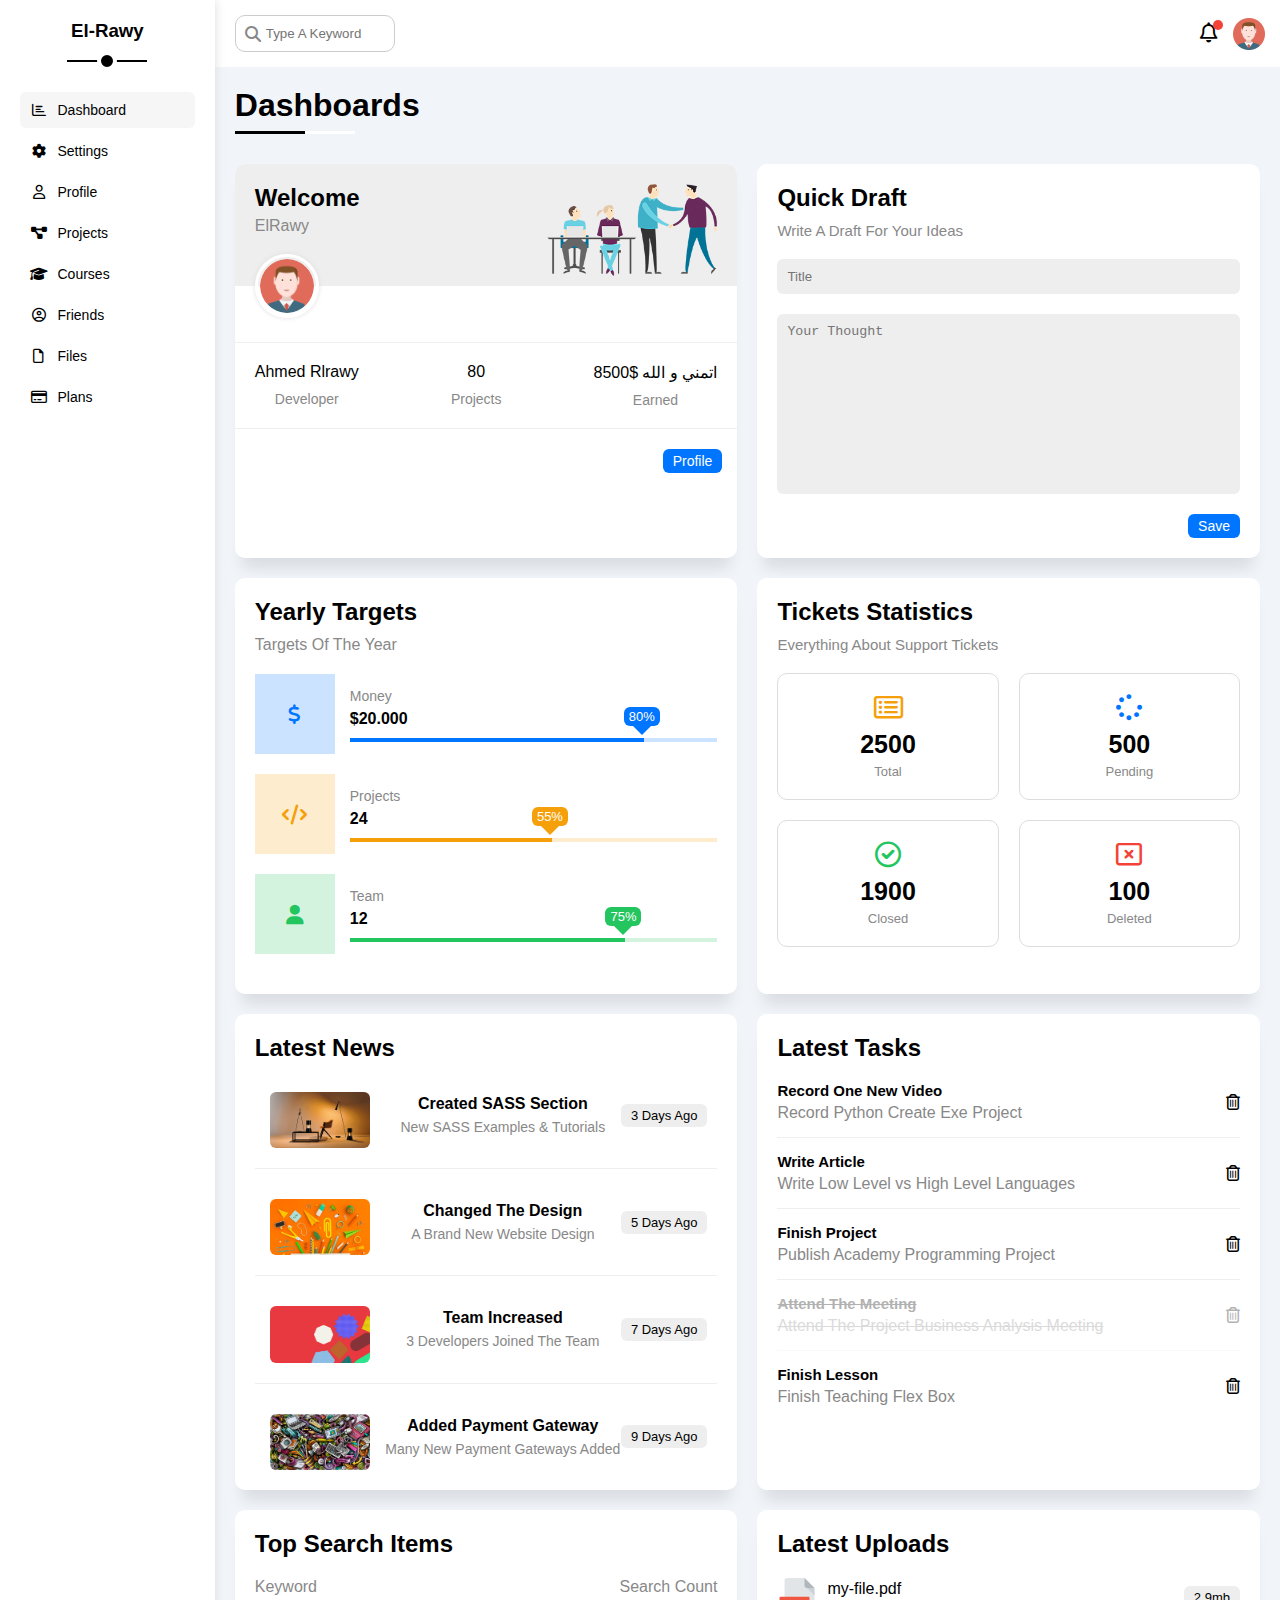
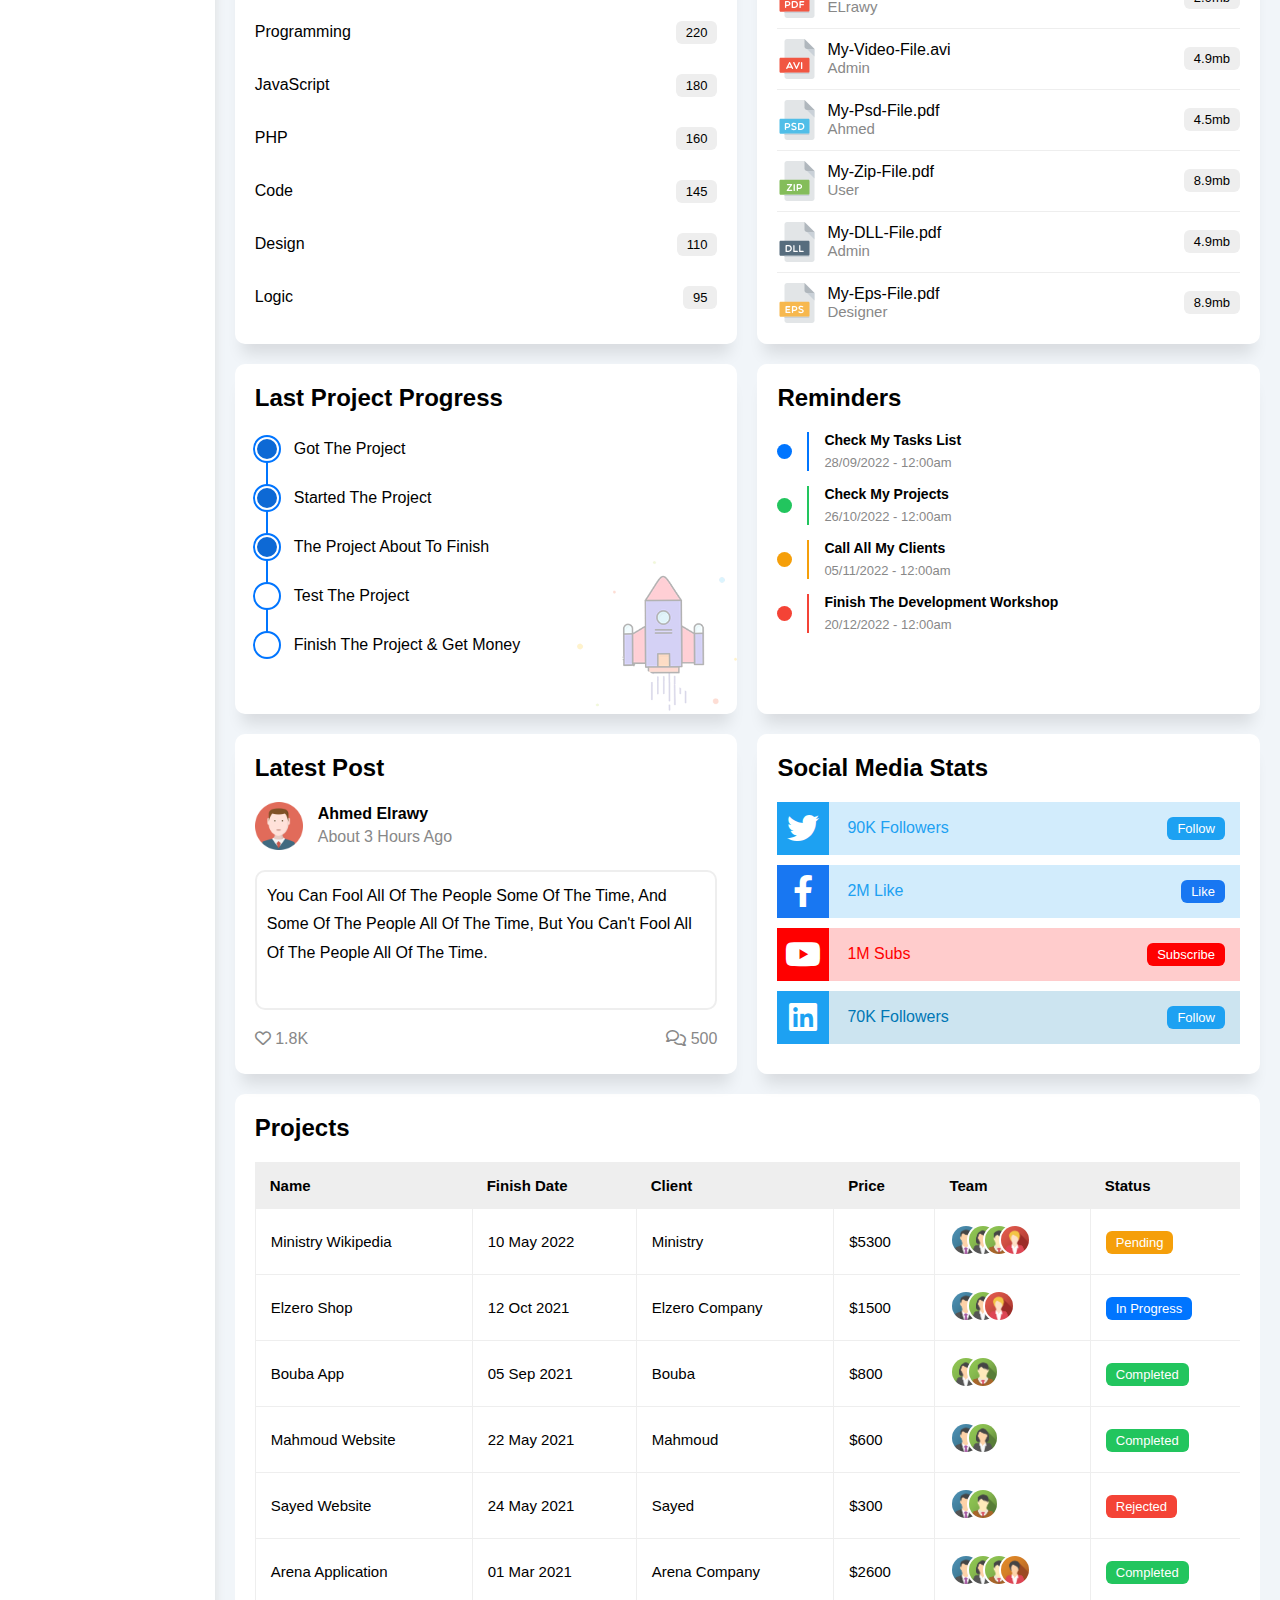
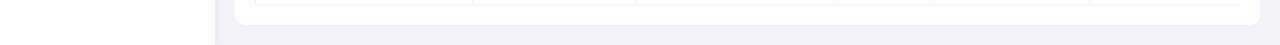
<file: index.html>
<!DOCTYPE html>
<html lang="en">
  <head>
    <meta charset="UTF-8" />
    <meta http-equiv="X-UA-Compatible" content="IE=edge" />
    <meta name="viewport" content="width=device-width, initial-scale=1.0" />
    <title>Dashboard</title>
    <link rel="stylesheet" href="css/all.min.css" />
    <link rel="stylesheet" href="css/framework.css" />
    <link rel="stylesheet" href="css/master.css" />
  </head>
  <body>
    <div class="page d-flex">
      <div class="sidebar bg-white p-20 p-relative">
        <h3 class="p-relative txt-c mt-0">El-Rawy</h3>
        <ul>
          <li>
            <a
              class="active d-flex align-center fs-14 c-black rad-6 p-10"
              href="index.html"
            >
              <i class="active fa-regular fa-chart-bar fa-fw"></i>
              <span>Dashboard</span>
            </a>
          </li>
          <li>
            <a
              class="d-flex align-center fs-14 c-black rad-6 p-10"
              href="settings.html"
            >
              <i class="fa-solid fa-gear fa-fw"></i>
              <span>Settings</span>
            </a>
          </li>
          <li>
            <a
              class="d-flex align-center fs-14 c-black rad-6 p-10"
              href="profile.html"
            >
              <i class="fa-regular fa-user fa-fw"></i>
              <span>Profile</span>
            </a>
          </li>
          <li>
            <a
              class="d-flex align-center fs-14 c-black rad-6 p-10"
              href="projects.html"
            >
              <i class="fa-solid fa-diagram-project fa-fw"></i>
              <span>Projects</span>
            </a>
          </li>
          <li>
            <a
              class="d-flex align-center fs-14 c-black rad-6 p-10"
              href="courses.html"
            >
              <i class="fa-solid fa-graduation-cap fa-fw"></i>
              <span>Courses</span>
            </a>
          </li>
          <li>
            <a
              class="d-flex align-center fs-14 c-black rad-6 p-10"
              href="friends.html"
            >
              <i class="fa-regular fa-circle-user fa-fw"></i>
              <span>Friends</span>
            </a>
          </li>
          <li>
            <a
              class="d-flex align-center fs-14 c-black rad-6 p-10"
              href="files.html"
            >
              <i class="fa-regular fa-file fa-fw"></i>
              <span>Files</span>
            </a>
          </li>
          <li>
            <a
              class="d-flex align-center fs-14 c-black rad-6 p-10"
              href="plans.html"
            >
              <i class="fa-regular fa-credit-card fa-fw"></i>
              <span>Plans</span>
            </a>
          </li>
        </ul>
      </div>
      <div class="content w-full">
        <!-- Start Head -->
        <div class="head bg-white p-15 between-flex">
          <div class="search p-relative">
            <input class="p-10" type="search" placeholder="Type A Keyword" />
          </div>
          <div class="icons d-flex align-center">
            <span class="notification p-relative">
              <i class="fa-regular fa-bell fa-lg"></i>
            </span>
            <img src="imgs/avatar.png" alt="" />
          </div>
        </div>
        <!-- End Head -->
        <h1 class="p-relative">Dashboards</h1>
        <div class="wrapper d-grid gap-20">
          <!-- Start Welcome widget -->
          <div class="welcome bg-white rad-10 txt-c-mobile block-mobile">
            <div class="intro p-20 d-flex space-between bg-eee">
              <div>
                <h2 class="m-0">Welcome</h2>
                <p class="c-grey mt-5">ElRawy</p>
              </div>
              <img class="hide-mobile" src="imgs/welcome.png" alt="" />
            </div>
            <img src="imgs/avatar.png" alt="" class="avatar" />
            <div class="body txt-c between-flex p-20 mt-20 mb-20 block-mobile">
              <div>
                Ahmed Rlrawy
                <span class="d-block c-grey fs-14 mt-10">Developer</span>
              </div>
              <div>
                80
                <span class="d-block c-grey fs-14 mt-10">Projects</span>
              </div>
              <div>
                اتمني و الله $8500
                <span class="d-block c-grey fs-14 mt-10">Earned</span>
              </div>
            </div>
            <a
              href="profile.html"
              class="visit d-block fs-14 bg-blue c-white w-fit btn-shape"
              >Profile</a
            >
          </div>
          <!-- End Welcome widget -->
          <!-- Strat Quick Draft widget -->
          <div class="quick-draft p-20 bg-white rad-10">
            <h2 class="mt-0 mb-10">Quick Draft</h2>
            <p class="mt-0 mb-20 c-grey fs-15">Write A Draft For Your Ideas</p>
            <form>
              <input
                class="d-block mb-20 w-full p-10 b-none bg-eee rad-6"
                type="text"
                placeholder="Title"
              />
              <textarea
                class="d-block mb-20 w-full p-10 b-none bg-eee rad-6"
                placeholder="Your Thought"
              ></textarea>
              <input
                class="save d-block fs-14 bg-blue c-white b-none w-fit btn-shape"
                type="submit"
                value="Save"
              />
            </form>
          </div>
          <!-- End Quick Draft widget -->
          <!-- Start Targets Widget -->
          <div class="targets p-20 bg-white rad-10">
            <h2 class="mt-0 mb-10">Yearly Targets</h2>
            <p class="mt-0 mb-20 c-grey fs-15s">Targets Of The Year</p>
            <div class="tragets-row mb-20 blue d-flex align-center">
              <div class="icon center-flex">
                <i class="fa-solid fa-dollar-sign fa-lg c-blue"></i>
              </div>
              <div class="details">
                <span class="fs-14 c-grey">Money</span>
                <span class="d-block mt-5 mb-10 fw-bold">$20.000</span>
                <div class="progress p-relative">
                  <span class="bg-blue blue" style="width: 80%">
                    <span class="bg-blue">80%</span>
                  </span>
                </div>
              </div>
            </div>
            <div class="tragets-row mb-20 orange d-flex align-center">
              <div class="icon center-flex">
                <i class="fa-solid fa-code fa-lg c-orange"></i>
              </div>
              <div class="details">
                <span class="fs-14 c-grey">Projects</span>
                <span class="d-block mt-5 mb-10 fw-bold">24</span>
                <div class="progress p-relative">
                  <span class="bg-orange orange" style="width: 55%">
                    <span class="bg-orange">55%</span>
                  </span>
                </div>
              </div>
            </div>
            <div class="tragets-row mb-20 green d-flex align-center">
              <div class="icon center-flex">
                <i class="fa-solid fa-user fa-lg c-green"></i>
              </div>
              <div class="details">
                <span class="fs-14 c-grey">Team</span>
                <span class="d-block mt-5 mb-10 fw-bold">12</span>
                <div class="progress p-relative">
                  <span class="bg-green green" style="width: 75%">
                    <span class="bg-green">75%</span>
                  </span>
                </div>
              </div>
            </div>
          </div>
          <!-- End Targets Widget -->
          <!-- Start Ticket Widget -->
          <div class="tickets p-20 bg-white rad-10">
            <h2 class="mt-0 mb-10">Tickets Statistics</h2>
            <p class="mt-0 mb-20 c-grey fs-15">
              Everything About Support Tickets
            </p>
            <div class="d-flex txt-c gap-20 f-wrap">
              <div class="box p-20 rad-10 fs-13 c-grey">
                <i
                  class="fa-regular fa-rectangle-list fa-2x mb-10 c-orange"
                ></i>
                <span class="d-block c-black fw-bold fs-25 mb-5">2500</span>
                Total
              </div>
              <div class="box p-20 rad-10 fs-13 c-grey">
                <i class="fa-solid fa-spinner fa-2x mb-10 c-blue"></i>
                <span class="d-block c-black fw-bold fs-25 mb-5">500</span>
                Pending
              </div>
              <div class="box p-20 rad-10 fs-13 c-grey">
                <i class="fa-regular fa-circle-check fa-2x mb-10 c-green"></i>
                <span class="d-block c-black fw-bold fs-25 mb-5">1900</span>
                Closed
              </div>
              <div class="box p-20 rad-10 fs-13 c-grey">
                <i class="fa-regular fa-rectangle-xmark fa-2x mb-10 c-red"></i>
                <span class="d-block c-black fw-bold fs-25 mb-5">100</span>
                Deleted
              </div>
            </div>
          </div>
          <!-- End Ticket Widget -->
          <!-- Start Latest News Widget -->
          <div class="latest-news p-20 bg-white rad-10 txt-c-mobile">
            <h2 class="mt-0 mb-20">Latest News</h2>
            <div class="news-row d-flex align-center">
              <img class="mt-10" src="imgs/news-01.png" alt="" />
              <div class="info txt-c">
                <h3>Created SASS Section</h3>
                <p class="m-0 fs-14 c-grey">New SASS Examples & Tutorials</p>
              </div>
              <div class="btn-shape bg-eee fs-13 mr-10 label">3 Days Ago</div>
            </div>
            <div class="news-row d-flex align-center">
              <img class="mt-10" src="imgs/news-02.png" alt="" />
              <div class="info txt-c">
                <h3>Changed The Design</h3>
                <p class="m-0 fs-14 c-grey">A Brand New Website Design</p>
              </div>
              <div class="btn-shape bg-eee fs-13 mr-10 label">5 Days Ago</div>
            </div>
            <div class="news-row d-flex align-center">
              <img class="mt-10" src="imgs/news-03.png" alt="" />
              <div class="info txt-c">
                <h3>Team Increased</h3>
                <p class="m-0 fs-14 c-grey">3 Developers Joined The Team</p>
              </div>
              <div class="btn-shape bg-eee fs-13 mr-10 label">7 Days Ago</div>
            </div>
            <div class="news-row d-flex align-center">
              <img class="mt-10" src="imgs/news-04.png" alt="" />
              <div class="info txt-c">
                <h3>Added Payment Gateway</h3>
                <p class="m-0 fs-14 c-grey">Many New Payment Gateways Added</p>
              </div>
              <div class="btn-shape bg-eee fs-13 mr-10 label">9 Days Ago</div>
            </div>
          </div>
          <!-- End Latest News Widget -->
          <!-- Start Tasks Widget -->
          <div class="tasks p-20 bg-white rad-10">
            <h2 class="mt-0 mb-20">Latest Tasks</h2>
            <div class="task-row between-flex">
              <div class="info">
                <h3 class="mt-0 mb-5 fs-15">Record One New Video</h3>
                <p class="m-0 c-grey">Record Python Create Exe Project</p>
              </div>
              <i class="fa-regular fa-trash-can delete"></i>
            </div>
            <div class="task-row between-flex">
              <div class="info">
                <h3 class="mt-0 mb-5 fs-15">Write Article</h3>
                <p class="m-0 c-grey">
                  Write Low Level vs High Level Languages
                </p>
              </div>
              <i class="fa-regular fa-trash-can delete"></i>
            </div>
            <div class="task-row between-flex">
              <div class="info">
                <h3 class="mt-0 mb-5 fs-15">Finish Project</h3>
                <p class="m-0 c-grey">Publish Academy Programming Project</p>
              </div>
              <i class="fa-regular fa-trash-can delete"></i>
            </div>
            <div class="task-row between-flex done">
              <div class="info">
                <h3 class="mt-0 mb-5 fs-15">Attend The Meeting</h3>
                <p class="m-0 c-grey">
                  Attend The Project Business Analysis Meeting
                </p>
              </div>
              <i class="fa-regular fa-trash-can delete"></i>
            </div>
            <div class="task-row between-flex">
              <div class="info">
                <h3 class="mt-0 mb-5 fs-15">Finish Lesson</h3>
                <p class="m-0 c-grey">Finish Teaching Flex Box</p>
              </div>
              <i class="fa-regular fa-trash-can delete"></i>
            </div>
          </div>
          <!-- End Tasks -->
          <!-- Start Top Search Word Widget -->
          <div class="search-items p-20 bg-white rad-10">
            <h2 class="mt-0 mb-20">Top Search Items</h2>
            <div class="items-head between-flex c-grey mb-10">
              <div>Keyword</div>
              <div>Search Count</div>
            </div>
            <div class="items between-flex pt-15 pb-15">
              <span>Programming</span>
              <span class="bg-eee fs-13 btn-shape">220</span>
            </div>
            <div class="items between-flex pt-15 pb-15">
              <span>JavaScript</span>
              <span class="bg-eee btn-shape fs-13">180</span>
            </div>
            <div class="items between-flex pt-15 pb-15">
              <span>PHP</span>
              <span class="bg-eee btn-shape fs-13">160</span>
            </div>
            <div class="items between-flex pt-15 pb-15">
              <span>Code</span>
              <span class="bg-eee btn-shape fs-13">145</span>
            </div>
            <div class="items between-flex pt-15 pb-15">
              <span>Design</span>
              <span class="bg-eee btn-shape fs-13">110</span>
            </div>
            <div class="items between-flex pt-15 pb-15">
              <span>Logic</span>
              <span class="bg-eee btn-shape fs-13">95</span>
            </div>
          </div>
          <!-- End Top Search Word Widget -->
          <!-- Start Latest Uploads Widget -->
          <div class="latest-uploads p-20 bg-white rad-10">
            <h2 class="mt-0 mb-20">Latest Uploads</h2>
            <ul class="m-0">
              <li class="between-flex pb-10 mb-10">
                <div class="d-flex align-center">
                  <img class="mr-10" src="imgs/pdf.svg" alt="" />
                  <div>
                    <span class="d-block">my-file.pdf</span>
                    <span class="fs-15 c-grey">ELrawy</span>
                  </div>
                </div>
                <div class="bg-eee btn-shape fs-13">2.9mb</div>
              </li>
              <li class="between-flex pb-10 mb-10">
                <div class="d-flex align-center">
                  <img class="mr-10" src="imgs/avi.svg" alt="" />
                  <div>
                    <span class="d-block">My-Video-File.avi</span>
                    <span class="fs-15 c-grey">Admin</span>
                  </div>
                </div>
                <div class="bg-eee btn-shape fs-13">4.9mb</div>
              </li>
              <li class="between-flex pb-10 mb-10">
                <div class="d-flex align-center">
                  <img class="mr-10" src="imgs/psd.svg" alt="" />
                  <div>
                    <span class="d-block">My-Psd-File.pdf</span>
                    <span class="fs-15 c-grey">Ahmed</span>
                  </div>
                </div>
                <div class="bg-eee btn-shape fs-13">4.5mb</div>
              </li>
              <li class="between-flex pb-10 mb-10">
                <div class="d-flex align-center">
                  <img class="mr-10" src="imgs/zip.svg" alt="" />
                  <div>
                    <span class="d-block">My-Zip-File.pdf</span>
                    <span class="fs-15 c-grey">User</span>
                  </div>
                </div>
                <div class="bg-eee btn-shape fs-13">8.9mb</div>
              </li>
              <li class="between-flex pb-10 mb-10">
                <div class="d-flex align-center">
                  <img class="mr-10" src="imgs/dll.svg" alt="" />
                  <div>
                    <span class="d-block">My-DLL-File.pdf</span>
                    <span class="fs-15 c-grey">Admin</span>
                  </div>
                </div>
                <div class="bg-eee btn-shape fs-13">4.9mb</div>
              </li>
              <li class="between-flex">
                <div class="d-flex align-center">
                  <img class="mr-10" src="imgs/eps.svg" alt="" />
                  <div>
                    <span class="d-block">My-Eps-File.pdf</span>
                    <span class="fs-15 c-grey">Designer</span>
                  </div>
                </div>
                <div class="bg-eee btn-shape fs-13">8.9mb</div>
              </li>
            </ul>
          </div>
          <!-- End Latest Uploads Widget -->
          <!-- Start Last Project Progress Widget -->
          <div class="last-project p-20 bg-white rad-10 p-relative">
            <h2 class="mt-0 mb-20">Last Project Progress</h2>
            <ul class="m-0 p-relative">
              <li class="mt-25 d-flex align-center done">Got The Project</li>
              <li class="mt-25 d-flex align-center done">
                Started The Project
              </li>
              <li class="mt-25 d-flex align-center done">
                The Project About To Finish
              </li>
              <li class="mt-25 d-flex align-center current">
                Test The Project
              </li>
              <li class="mt-25 d-flex align-center">
                Finish The Project & Get Money
              </li>
            </ul>
            <img
              class="launch-icon hide-mobile"
              src="imgs/project.png"
              alt=""
            />
          </div>
          <!-- End Last Project Progress Widget -->
          <!-- Start Reminders Widget -->
          <div class="reminders p-20 bg-white rad-10 p-relative">
            <h2 class="mt-0 mb-25">Reminders</h2>
            <ul class="m-0">
              <li class="d-flex align-center mt-15">
                <span class="key bg-blue mr-15 d-block rad-half"></span>
                <div class="pl-15 blue">
                  <p class="fs-14 fw-bold mt-0 mb-5">Check My Tasks List</p>
                  <span class="fs-13 c-grey">28/09/2022 - 12:00am</span>
                </div>
              </li>
              <li class="d-flex align-center mt-15">
                <span class="key bg-green mr-15 d-block rad-half"></span>
                <div class="pl-15 green">
                  <p class="fs-14 fw-bold mt-0 mb-5">Check My Projects</p>
                  <span class="fs-13 c-grey">26/10/2022 - 12:00am</span>
                </div>
              </li>
              <li class="d-flex align-center mt-15">
                <span class="key bg-orange mr-15 d-block rad-half"></span>
                <div class="pl-15 orange">
                  <p class="fs-14 fw-bold mt-0 mb-5">Call All My Clients</p>
                  <span class="fs-13 c-grey">05/11/2022 - 12:00am</span>
                </div>
              </li>
              <li class="d-flex align-center mt-15">
                <span class="key bg-red mr-15 d-block rad-half"></span>
                <div class="pl-15 red">
                  <p class="fs-14 fw-bold mt-0 mb-5">
                    Finish The Development Workshop
                  </p>
                  <span class="fs-13 c-grey">20/12/2022 - 12:00am</span>
                </div>
              </li>
            </ul>
          </div>
          <!-- End Reminders Widget -->
          <!-- Start Latest Post Widget -->
          <div class="latest-post p-20 bg-white rad-10 p-relative">
            <h2 class="mt-0 mb-25">Latest Post</h2>
            <div class="top d-flex align-center">
              <img class="avatar mr-15" src="imgs/avatar.png" alt="" />
              <div class="info">
                <span class="d-block mb-5 fw-bold">Ahmed Elrawy</span>
                <span class="c-grey">About 3 Hours Ago</span>
              </div>
            </div>
            <div class="post-content txt-c-mobile pt-20 pb-20 mt-20 mb-20">
              You can fool all of the people some of the time, and some of the
              people all of the time, but you can't fool all of the people all
              of the time.
            </div>
            <div class="post-stats between-flex c-grey">
              <div>
                <i class="fa-regular fa-heart"></i>
                <span>1.8K</span>
              </div>
              <div>
                <i class="fa-regular fa-comments"></i>
                <span>500</span>
              </div>
            </div>
          </div>
          <!-- End Latest Post Widget -->
          <!-- Start Social Media Stats Widget -->
          <div class="social-media p-20 bg-white rad-10 p-relative">
            <h2 class="mt-0 mb-25">Social Media Stats</h2>
            <div class="box twitter p-15 p-relative mb-10 between-flex">
              <i
                class="fa-brands fa-twitter fa-2x c-white h-full center-flex"
              ></i>
              <span>90K Followers</span>
              <a class="fs-13 c-white btn-shape" href="#">Follow</a>
            </div>
            <div class="box facebook p-15 p-relative mb-10 between-flex">
              <i
                class="fa-brands fa-facebook-f fa-2x c-white h-full center-flex"
              ></i>
              <span>2M Like</span>
              <a class="fs-13 c-white btn-shape" href="#">Like</a>
            </div>
            <div class="box youtube p-15 p-relative mb-10 between-flex">
              <i
                class="fa-brands fa-youtube fa-2x c-white h-full center-flex"
              ></i>
              <span>1M Subs</span>
              <a class="fs-13 c-white btn-shape" href="#">Subscribe</a>
            </div>
            <div class="box linkedin p-15 p-relative mb-10 between-flex">
              <i
                class="fa-brands fa-linkedin fa-2x c-white h-full center-flex"
              ></i>
              <span>70K Followers</span>
              <a class="fs-13 c-white btn-shape" href="#">Follow</a>
            </div>
          </div>
          <!-- End Media Stats Widget -->
        </div>
        <!-- Start Projects Table -->
        <div class="projects p-20 bg-white rad-10 m-20">
          <h2 class="mt-0 mb-20">Projects</h2>
          <div class="responsive-table">
            <table class="fs-15 w-full">
              <thead>
                <tr>
                  <td>Name</td>
                  <td>Finish Date</td>
                  <td>Client</td>
                  <td>Price</td>
                  <td>Team</td>
                  <td>Status</td>
                </tr>
              </thead>
              <tbody>
                <tr>
                  <td>Ministry Wikipedia</td>
                  <td>10 May 2022</td>
                  <td>Ministry</td>
                  <td>$5300</td>
                  <td>
                    <img src="imgs/team-01.png" alt="" />
                    <img src="imgs/team-02.png" alt="" />
                    <img src="imgs/team-03.png" alt="" />
                    <img src="imgs/team-05.png" alt="" />
                  </td>
                  <td>
                    <span class="label btn-shape bg-orange c-white"
                      >Pending</span
                    >
                  </td>
                </tr>
                <tr>
                  <td>Elzero Shop</td>
                  <td>12 Oct 2021</td>
                  <td>Elzero Company</td>
                  <td>$1500</td>
                  <td>
                    <img src="imgs/team-01.png" alt="" />
                    <img src="imgs/team-02.png" alt="" />
                    <img src="imgs/team-05.png" alt="" />
                  </td>
                  <td>
                    <span class="label btn-shape bg-blue c-white"
                      >In Progress</span
                    >
                  </td>
                </tr>
                <tr>
                  <td>Bouba App</td>
                  <td>05 Sep 2021</td>
                  <td>Bouba</td>
                  <td>$800</td>
                  <td>
                    <img src="imgs/team-02.png" alt="" />
                    <img src="imgs/team-03.png" alt="" />
                  </td>
                  <td>
                    <span class="label btn-shape bg-green c-white"
                      >Completed</span
                    >
                  </td>
                </tr>
                <tr>
                  <td>Mahmoud Website</td>
                  <td>22 May 2021</td>
                  <td>Mahmoud</td>
                  <td>$600</td>
                  <td>
                    <img src="imgs/team-01.png" alt="" />
                    <img src="imgs/team-02.png" alt="" />
                  </td>
                  <td>
                    <span class="label btn-shape bg-green c-white"
                      >Completed</span
                    >
                  </td>
                </tr>
                <tr>
                  <td>Sayed Website</td>
                  <td>24 May 2021</td>
                  <td>Sayed</td>
                  <td>$300</td>
                  <td>
                    <img src="imgs/team-01.png" alt="" />
                    <img src="imgs/team-03.png" alt="" />
                  </td>
                  <td>
                    <span class="label btn-shape bg-red c-white">Rejected</span>
                  </td>
                </tr>
                <tr>
                  <td>Arena Application</td>
                  <td>01 Mar 2021</td>
                  <td>Arena Company</td>
                  <td>$2600</td>
                  <td>
                    <img src="imgs/team-01.png" alt="" />
                    <img src="imgs/team-02.png" alt="" />
                    <img src="imgs/team-03.png" alt="" />
                    <img src="imgs/team-04.png" alt="" />
                  </td>
                  <td>
                    <span class="label btn-shape bg-green c-white"
                      >Completed</span
                    >
                  </td>
                </tr>
              </tbody>
            </table>
          </div>
        </div>
        <!-- End Projects Table -->
      </div>
    </div>
  </body>
</html>
</file>
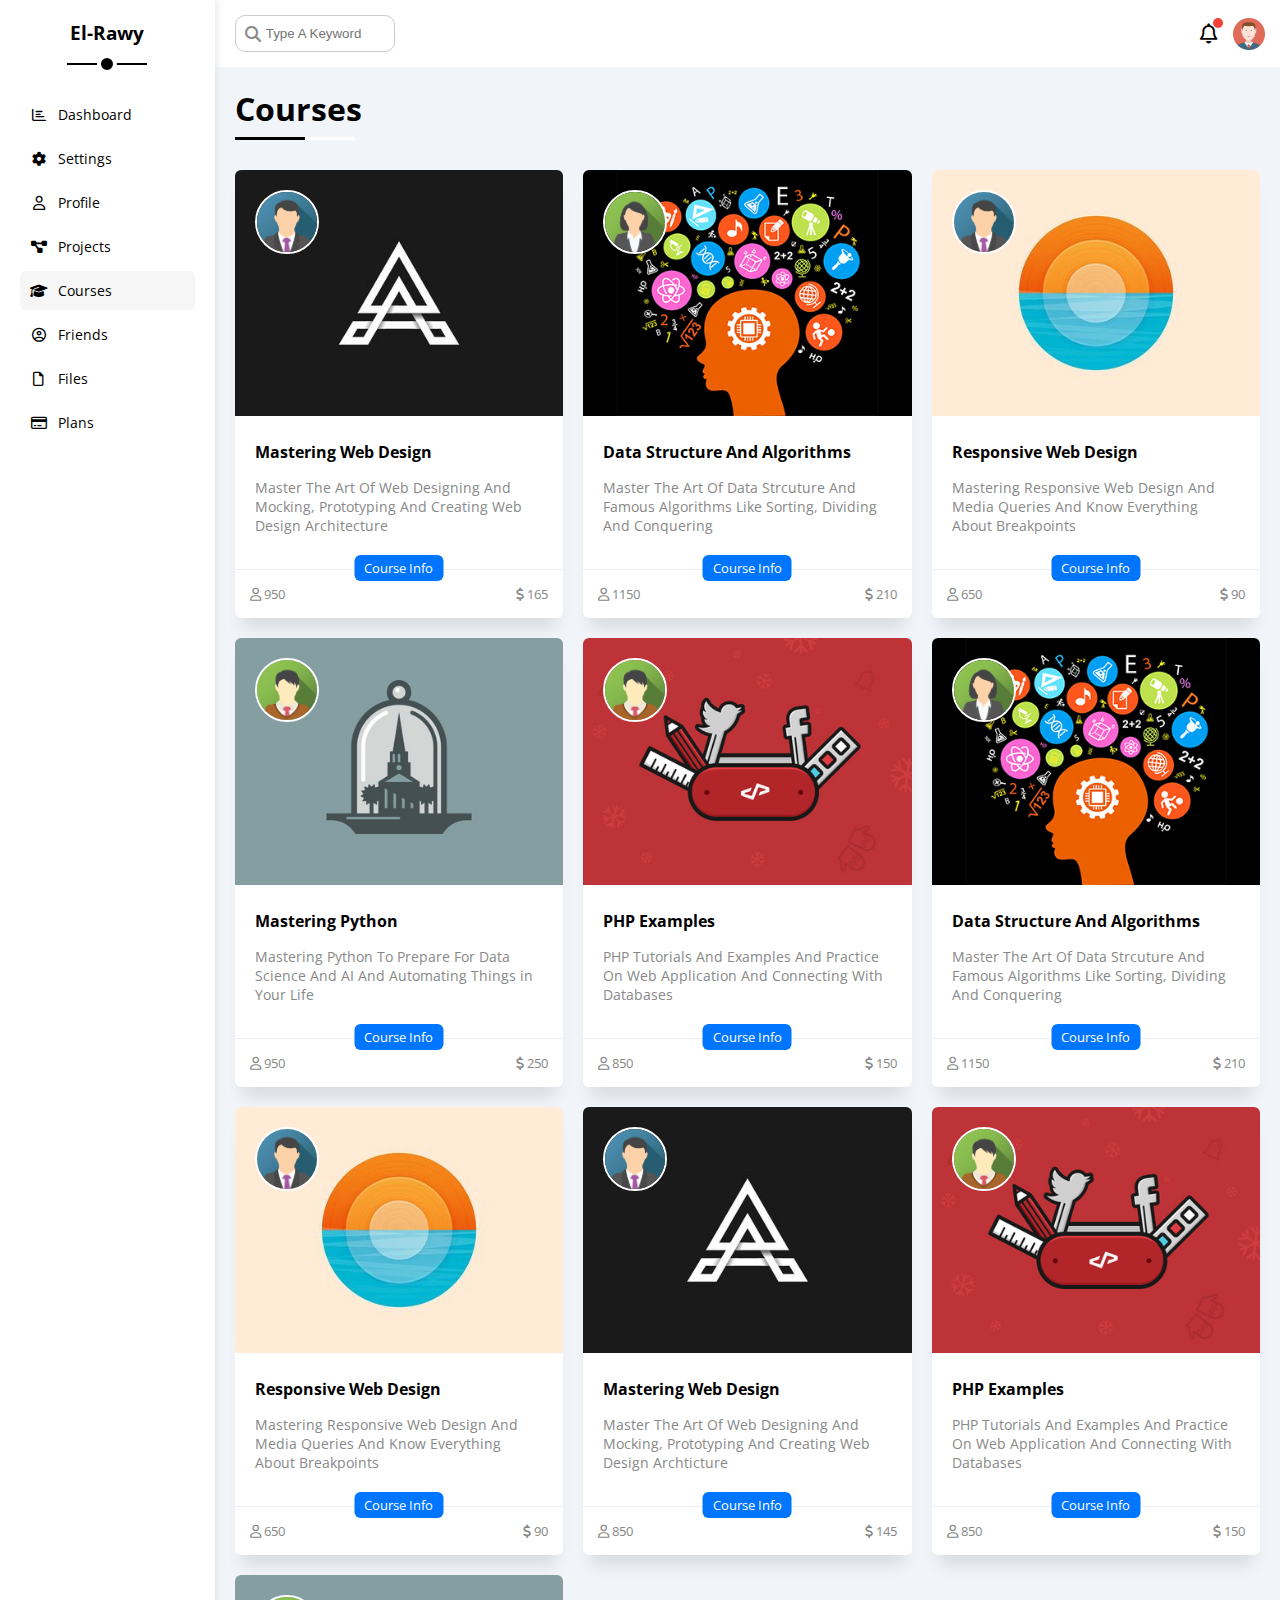
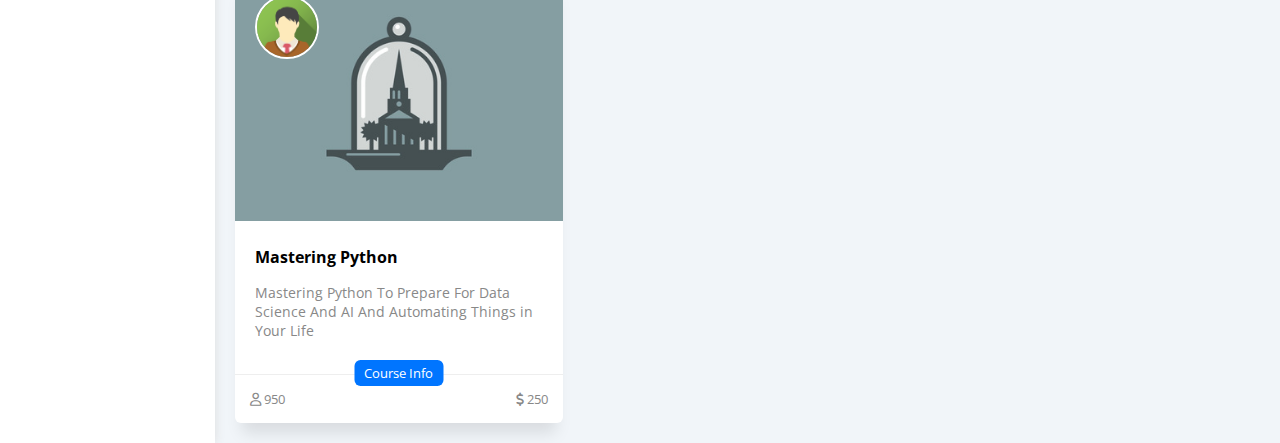
<file: courses.html>
<!DOCTYPE html>
<html lang="en">
  <head>
    <meta charset="UTF-8" />
    <meta http-equiv="X-UA-Compatible" content="IE=edge" />
    <meta name="viewport" content="width=device-width, initial-scale=1.0" />
    <title>Settings</title>
    <link rel="stylesheet" href="css/all.min.css" />
    <link rel="stylesheet" href="css/framework.css" />
    <link rel="stylesheet" href="css/master.css" />
    <link rel="preconnect" href="https://fonts.googleapis.com" />
    <link rel="preconnect" href="https://fonts.gstatic.com" crossorigin />
    <link
      href="https://fonts.googleapis.com/css2?family=Open+Sans:wght@300;500&display=swap"
      rel="stylesheet"
    />
  </head>
  <body>
    <div class="page d-flex">
      <div class="sidebar bg-white p-20 p-relative">
        <h3 class="p-relative txt-c mt-0">El-Rawy</h3>
        <ul>
          <li>
            <a
              class="d-flex align-center fs-14 c-black rad-6 p-10"
              href="index.html"
            >
              <i class="fa-regular fa-chart-bar fa-fw"></i>
              <span>Dashboard</span>
            </a>
          </li>
          <li>
            <a
              class="d-flex align-center fs-14 c-black rad-6 p-10"
              href="settings.html"
            >
              <i class="fa-solid fa-gear fa-fw"></i>
              <span>Settings</span>
            </a>
          </li>
          <li>
            <a
              class="d-flex align-center fs-14 c-black rad-6 p-10"
              href="profile.html"
            >
              <i class="fa-regular fa-user fa-fw"></i>
              <span>Profile</span>
            </a>
          </li>
          <li>
            <a
              class="d-flex align-center fs-14 c-black rad-6 p-10"
              href="projects.html"
            >
              <i class="fa-solid fa-diagram-project fa-fw"></i>
              <span>Projects</span>
            </a>
          </li>
          <li>
            <a
              class="active d-flex align-center fs-14 c-black rad-6 p-10"
              href="courses.html"
            >
              <i class="fa-solid fa-graduation-cap fa-fw"></i>
              <span>Courses</span>
            </a>
          </li>
          <li>
            <a
              class="d-flex align-center fs-14 c-black rad-6 p-10"
              href="friends.html"
            >
              <i class="fa-regular fa-circle-user fa-fw"></i>
              <span>Friends</span>
            </a>
          </li>
          <li>
            <a
              class="d-flex align-center fs-14 c-black rad-6 p-10"
              href="files.html"
            >
              <i class="fa-regular fa-file fa-fw"></i>
              <span>Files</span>
            </a>
          </li>
          <li>
            <a
              class="d-flex align-center fs-14 c-black rad-6 p-10"
              href="plans.html"
            >
              <i class="fa-regular fa-credit-card fa-fw"></i>
              <span>Plans</span>
            </a>
          </li>
        </ul>
      </div>
      <div class="content w-full">
        <!-- Start Head -->
        <div class="head bg-white p-15 between-flex">
          <div class="search p-relative">
            <input class="p-10" type="search" placeholder="Type A Keyword" />
          </div>
          <div class="icons d-flex align-center">
            <span class="notification p-relative">
              <i class="fa-regular fa-bell fa-lg"></i>
            </span>
            <img src="imgs/avatar.png" alt="" />
          </div>
        </div>
        <!-- End Head -->
        <h1 class="p-relative">Courses</h1>
        <div class="courses-page d-grid m-20 gap-20">
          <div class="course bg-white rad-6 p-relative">
            <img class="cover" src="imgs/course-01.jpg" alt="" />
            <img class="instructor" src="imgs/team-01.png" alt="" />
            <div class="p-20">
              <h4 class="m-0">Mastering Web Design</h4>
              <p class="description c-grey mt-15 fs-14">
                Master The Art Of Web Designing And Mocking, Prototyping And
                Creating Web Design Architecture
              </p>
            </div>
            <div class="info p-15 p-relative between-flex fs-13">
              <span class="title bg-blue c-white btn-shape">Course Info</span>
              <span class="c-grey">
                <i class="fa-regular fa-user"></i>
                950
              </span>
              <span class="c-grey">
                <i class="fa-solid fa-dollar-sign"></i>
                165
              </span>
            </div>
          </div>
          <div class="course bg-white rad-6 p-relative">
            <img class="cover" src="imgs/course-02.jpg" alt="" />
            <img class="instructor" src="imgs/team-02.png" alt="" />
            <div class="p-20">
              <h4 class="m-0">Data Structure And Algorithms</h4>
              <p class="description c-grey mt-15 fs-14">
                Master The Art Of Data Strcuture And Famous Algorithms Like
                Sorting, Dividing And Conquering
              </p>
            </div>
            <div class="info p-15 p-relative between-flex fs-13">
              <span class="title bg-blue c-white btn-shape">Course Info</span>
              <span class="c-grey">
                <i class="fa-regular fa-user"></i> 1150</span
              >
              <span class="c-grey"
                ><i class="fa-solid fa-dollar-sign"></i> 210</span
              >
            </div>
          </div>
          <div class="course bg-white rad-6 p-relative">
            <img class="cover" src="imgs/course-03.jpg" alt="" />
            <img class="instructor" src="imgs/team-01.png" alt="" />
            <div class="p-20">
              <h4 class="m-0">Responsive Web Design</h4>
              <p class="description c-grey mt-15 fs-14">
                Mastering Responsive Web Design And Media Queries And Know
                Everything About Breakpoints
              </p>
            </div>
            <div class="info p-15 p-relative between-flex fs-13">
              <span class="title bg-blue c-white btn-shape">Course Info</span>
              <span class="c-grey">
                <i class="fa-regular fa-user"></i> 650</span
              >
              <span class="c-grey"
                ><i class="fa-solid fa-dollar-sign"></i> 90</span
              >
            </div>
          </div>
          <div class="course bg-white rad-6 p-relative">
            <img class="cover" src="imgs/course-04.jpg" alt="" />
            <img class="instructor" src="imgs/team-03.png" alt="" />
            <div class="p-20">
              <h4 class="m-0">Mastering Python</h4>
              <p class="description c-grey mt-15 fs-14">
                Mastering Python To Prepare For Data Science And AI And
                Automating Things in Your Life
              </p>
            </div>
            <div class="info p-15 p-relative between-flex fs-13">
              <span class="title bg-blue c-white btn-shape">Course Info</span>
              <span class="c-grey">
                <i class="fa-regular fa-user"></i> 950</span
              >
              <span class="c-grey"
                ><i class="fa-solid fa-dollar-sign"></i> 250</span
              >
            </div>
          </div>
          <div class="course bg-white rad-6 p-relative">
            <img class="cover" src="imgs/course-05.jpg" alt="" />
            <img class="instructor" src="imgs/team-03.png" alt="" />
            <div class="p-20">
              <h4 class="m-0">PHP Examples</h4>
              <p class="description c-grey mt-15 fs-14">
                PHP Tutorials And Examples And Practice On Web Application And
                Connecting With Databases
              </p>
            </div>
            <div class="info p-15 p-relative between-flex fs-13">
              <span class="title bg-blue c-white btn-shape">Course Info</span>
              <span class="c-grey">
                <i class="fa-regular fa-user"></i> 850</span
              >
              <span class="c-grey"
                ><i class="fa-solid fa-dollar-sign"></i> 150</span
              >
            </div>
          </div>
          <div class="course bg-white rad-6 p-relative">
            <img class="cover" src="imgs/course-02.jpg" alt="" />
            <img class="instructor" src="imgs/team-02.png" alt="" />
            <div class="p-20">
              <h4 class="m-0">Data Structure And Algorithms</h4>
              <p class="description c-grey mt-15 fs-14">
                Master The Art Of Data Strcuture And Famous Algorithms Like
                Sorting, Dividing And Conquering
              </p>
            </div>
            <div class="info p-15 p-relative between-flex fs-13">
              <span class="title bg-blue c-white btn-shape">Course Info</span>
              <span class="c-grey">
                <i class="fa-regular fa-user"></i> 1150</span
              >
              <span class="c-grey"
                ><i class="fa-solid fa-dollar-sign"></i> 210</span
              >
            </div>
          </div>
          <div class="course bg-white rad-6 p-relative">
            <img class="cover" src="imgs/course-03.jpg" alt="" />
            <img class="instructor" src="imgs/team-01.png" alt="" />
            <div class="p-20">
              <h4 class="m-0">Responsive Web Design</h4>
              <p class="description c-grey mt-15 fs-14">
                Mastering Responsive Web Design And Media Queries And Know
                Everything About Breakpoints
              </p>
            </div>
            <div class="info p-15 p-relative between-flex fs-13">
              <span class="title bg-blue c-white btn-shape">Course Info</span>
              <span class="c-grey">
                <i class="fa-regular fa-user"></i> 650</span
              >
              <span class="c-grey"
                ><i class="fa-solid fa-dollar-sign"></i> 90</span
              >
            </div>
          </div>
          <div class="course bg-white rad-6 p-relative">
            <img class="cover" src="imgs/course-01.jpg" alt="" />
            <img class="instructor" src="imgs/team-01.png" alt="" />
            <div class="p-20">
              <h4 class="m-0">Mastering Web Design</h4>
              <p class="description c-grey mt-15 fs-14">
                Master The Art Of Web Designing And Mocking, Prototyping And
                Creating Web Design Archticture
              </p>
            </div>
            <div class="info p-15 p-relative between-flex fs-13">
              <span class="title bg-blue c-white btn-shape">Course Info</span>
              <span class="c-grey">
                <i class="fa-regular fa-user"></i> 850</span
              >
              <span class="c-grey"
                ><i class="fa-solid fa-dollar-sign"></i> 145</span
              >
            </div>
          </div>
          <div class="course bg-white rad-6 p-relative">
            <img class="cover" src="imgs/course-05.jpg" alt="" />
            <img class="instructor" src="imgs/team-03.png" alt="" />
            <div class="p-20">
              <h4 class="m-0">PHP Examples</h4>
              <p class="description c-grey mt-15 fs-14">
                PHP Tutorials And Examples And Practice On Web Application And
                Connecting With Databases
              </p>
            </div>
            <div class="info p-15 p-relative between-flex fs-13">
              <span class="title bg-blue c-white btn-shape">Course Info</span>
              <span class="c-grey">
                <i class="fa-regular fa-user"></i> 850</span
              >
              <span class="c-grey"
                ><i class="fa-solid fa-dollar-sign"></i> 150</span
              >
            </div>
          </div>
          <div class="course bg-white rad-6 p-relative">
            <img class="cover" src="imgs/course-04.jpg" alt="" />
            <img class="instructor" src="imgs/team-03.png" alt="" />
            <div class="p-20">
              <h4 class="m-0">Mastering Python</h4>
              <p class="description c-grey mt-15 fs-14">
                Mastering Python To Prepare For Data Science And AI And
                Automating Things in Your Life
              </p>
            </div>
            <div class="info p-15 p-relative between-flex fs-13">
              <span class="title bg-blue c-white btn-shape">Course Info</span>
              <span class="c-grey">
                <i class="fa-regular fa-user"></i> 950</span
              >
              <span class="c-grey"
                ><i class="fa-solid fa-dollar-sign"></i> 250</span
              >
            </div>
          </div>
        </div>
      </div>
    </div>
  </body>
</html>
</file>
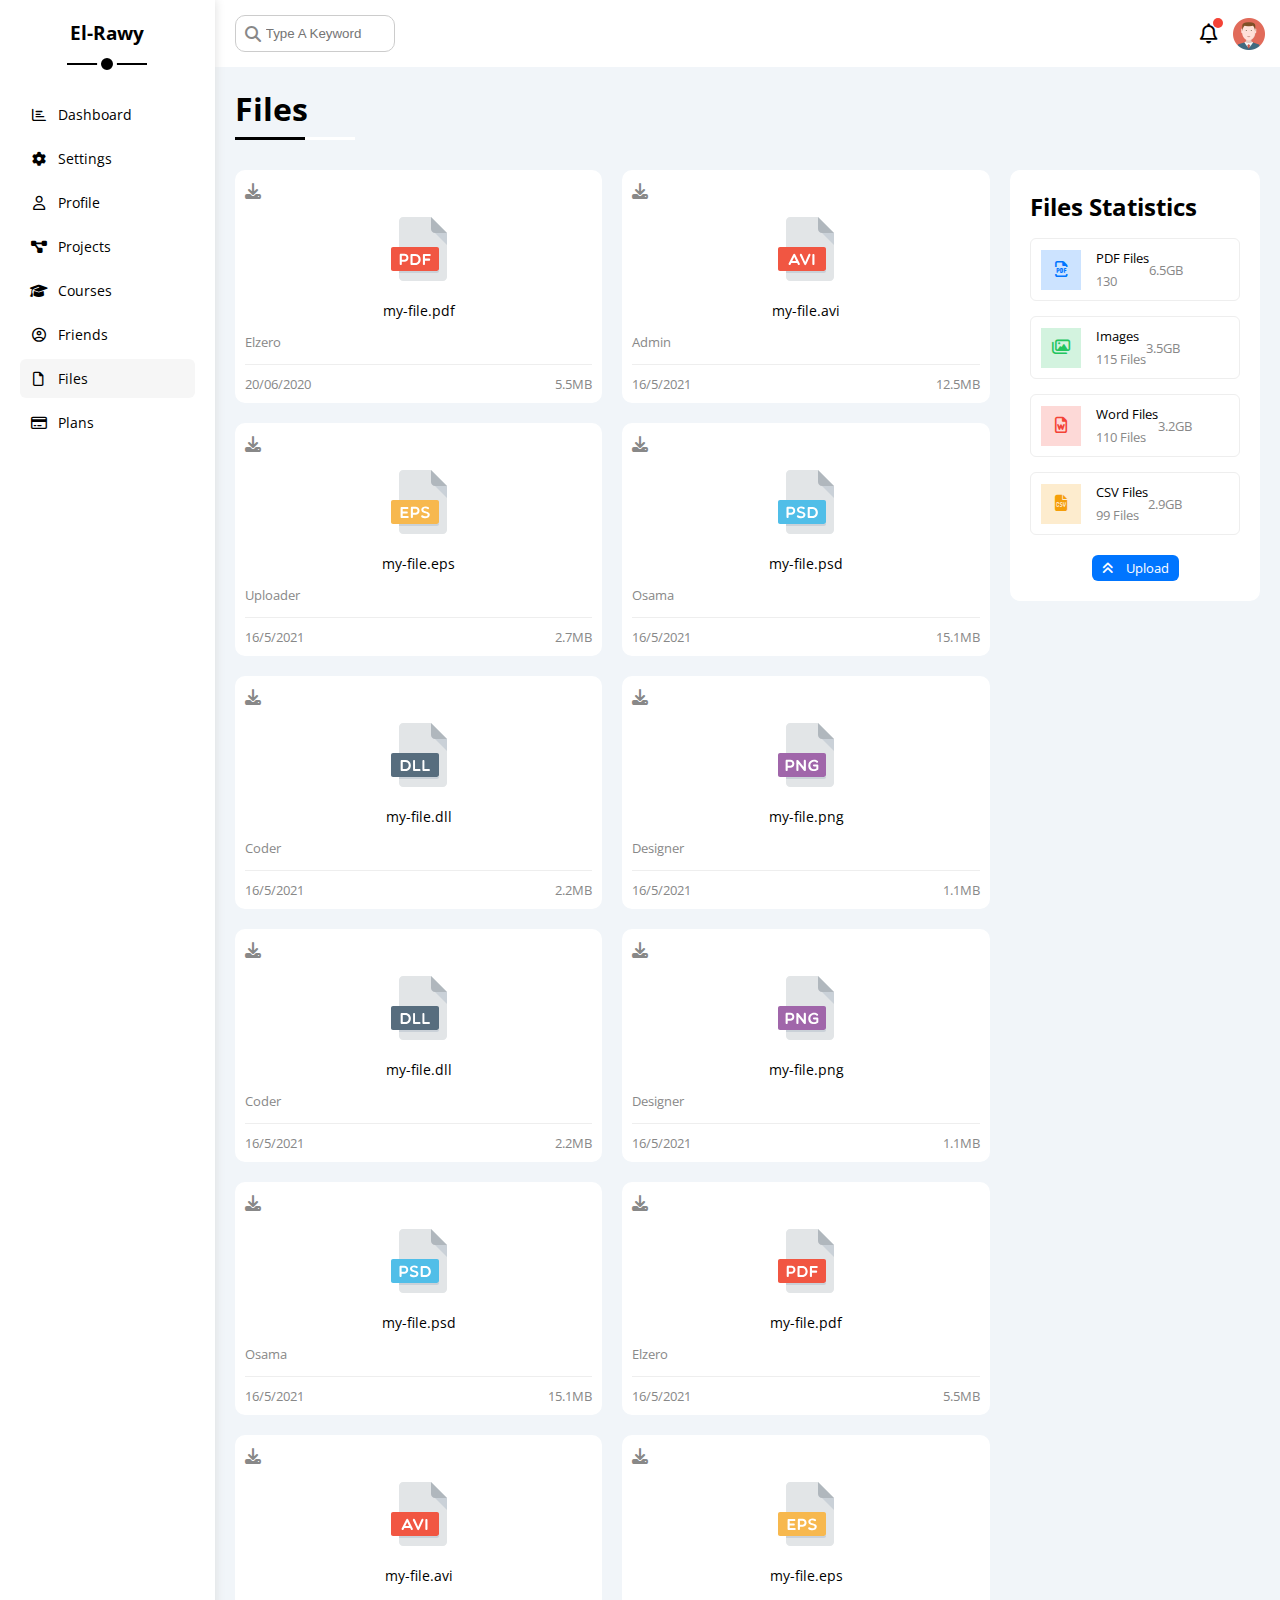
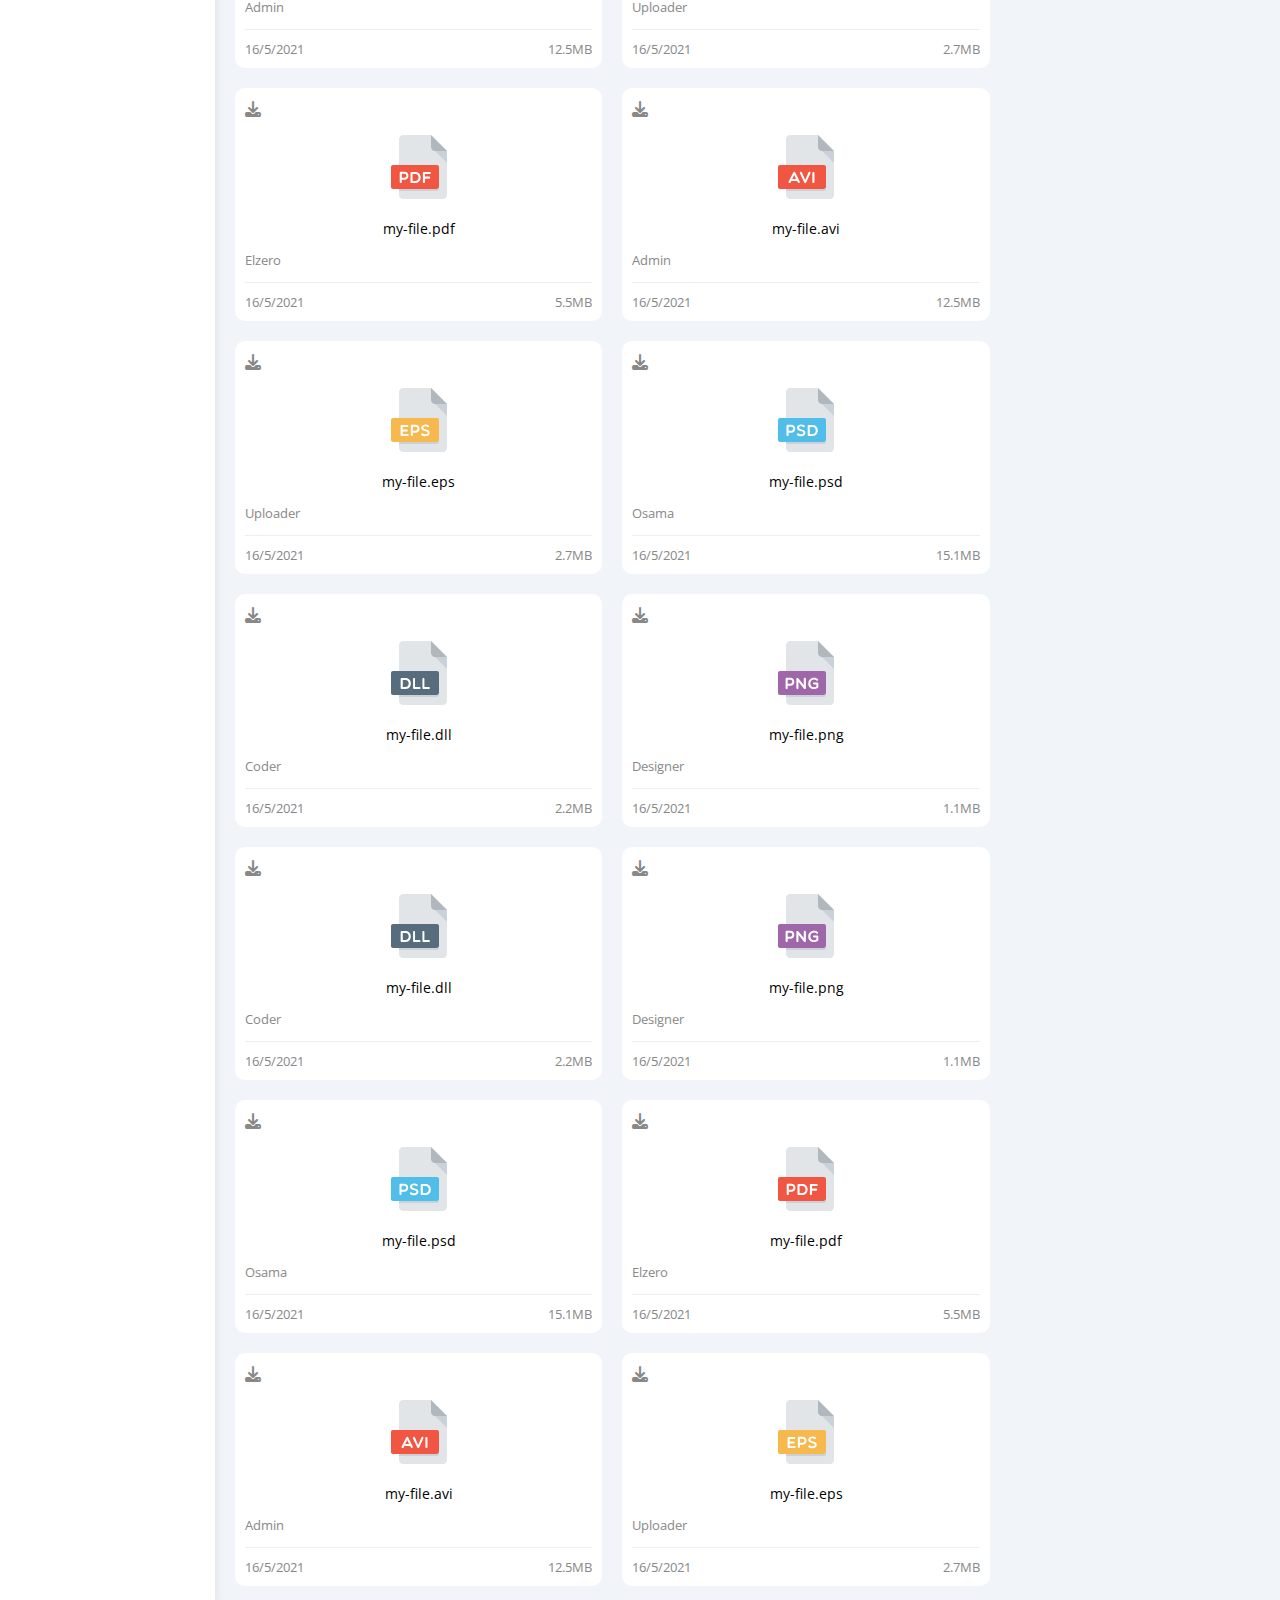
<file: files.html>
<!DOCTYPE html>
<html lang="en">
  <head>
    <meta charset="UTF-8" />
    <meta http-equiv="X-UA-Compatible" content="IE=edge" />
    <meta name="viewport" content="width=device-width, initial-scale=1.0" />
    <title>Settings</title>
    <link rel="stylesheet" href="css/all.min.css" />
    <link rel="stylesheet" href="css/framework.css" />
    <link rel="stylesheet" href="css/master.css" />
    <link rel="preconnect" href="https://fonts.googleapis.com" />
    <link rel="preconnect" href="https://fonts.gstatic.com" crossorigin />
    <link
      href="https://fonts.googleapis.com/css2?family=Open+Sans:wght@300;500&display=swap"
      rel="stylesheet"
    />
  </head>
  <body>
    <div class="page d-flex">
      <div class="sidebar bg-white p-20 p-relative">
        <h3 class="p-relative txt-c mt-0">El-Rawy</h3>
        <ul>
          <li>
            <a
              class="d-flex align-center fs-14 c-black rad-6 p-10"
              href="index.html"
            >
              <i class="fa-regular fa-chart-bar fa-fw"></i>
              <span>Dashboard</span>
            </a>
          </li>
          <li>
            <a
              class="d-flex align-center fs-14 c-black rad-6 p-10"
              href="settings.html"
            >
              <i class="fa-solid fa-gear fa-fw"></i>
              <span>Settings</span>
            </a>
          </li>
          <li>
            <a
              class="d-flex align-center fs-14 c-black rad-6 p-10"
              href="profile.html"
            >
              <i class="fa-regular fa-user fa-fw"></i>
              <span>Profile</span>
            </a>
          </li>
          <li>
            <a
              class="d-flex align-center fs-14 c-black rad-6 p-10"
              href="projects.html"
            >
              <i class="fa-solid fa-diagram-project fa-fw"></i>
              <span>Projects</span>
            </a>
          </li>
          <li>
            <a
              class="d-flex align-center fs-14 c-black rad-6 p-10"
              href="courses.html"
            >
              <i class="fa-solid fa-graduation-cap fa-fw"></i>
              <span>Courses</span>
            </a>
          </li>
          <li>
            <a
              class="d-flex align-center fs-14 c-black rad-6 p-10"
              href="friends.html"
            >
              <i class="fa-regular fa-circle-user fa-fw"></i>
              <span>Friends</span>
            </a>
          </li>
          <li>
            <a
              class="active d-flex align-center fs-14 c-black rad-6 p-10"
              href="files.html"
            >
              <i class="fa-regular fa-file fa-fw"></i>
              <span>Files</span>
            </a>
          </li>
          <li>
            <a
              class="d-flex align-center fs-14 c-black rad-6 p-10"
              href="plans.html"
            >
              <i class="fa-regular fa-credit-card fa-fw"></i>
              <span>Plans</span>
            </a>
          </li>
        </ul>
      </div>
      <div class="content w-full">
        <!-- Start Head -->
        <div class="head bg-white p-15 between-flex">
          <div class="search p-relative">
            <input class="p-10" type="search" placeholder="Type A Keyword" />
          </div>
          <div class="icons d-flex align-center">
            <span class="notification p-relative">
              <i class="fa-regular fa-bell fa-lg"></i>
            </span>
            <img src="imgs/avatar.png" alt="" />
          </div>
        </div>
        <!-- End Head -->
        <h1 class="p-relative">Files</h1>
        <div class="files-page d-flex m-20 gap-20">
          <div class="files-stats p-20 bg-white rad-10">
            <h2 class="mt-0 mb-15 txt-c-mobile">Files Statistics</h2>
            <div class="d-flex align-center border-eee p-10 rad-6 mb-15 fs-13">
              <i
                class="fa-regular fa-file-pdf fa-lg blue center-flex c-blue icon"
              ></i>
              <div class="info">
                <span>PDF Files</span>
                <span class="c-grey d-block mt-5">130</span>
              </div>
              <div class="size c-grey">6.5GB</div>
            </div>
            <div class="d-flex align-center border-eee p-10 rad-6 mb-15 fs-13">
              <i
                class="fa-regular fa-images fa-lg green center-flex c-green icon"
              ></i>
              <div class="info">
                <span>Images</span>
                <span class="c-grey d-block mt-5">115 Files</span>
              </div>
              <div class="size c-grey">3.5GB</div>
            </div>
            <div class="d-flex align-center border-eee p-10 rad-6 mb-15 fs-13">
              <i
                class="fa-regular fa-file-word fa-lg red center-flex c-red icon"
              ></i>
              <div class="info">
                <span>Word Files</span>
                <span class="c-grey d-block mt-5">110 Files</span>
              </div>
              <div class="size c-grey">3.2GB</div>
            </div>
            <div class="d-flex align-center border-eee p-10 rad-6 fs-13">
              <i
                class="fa-solid fa-file-csv fa-lg orange center-flex c-orange icon"
              ></i>
              <div class="info">
                <span>CSV Files</span>
                <span class="c-grey d-block mt-5">99 Files</span>
              </div>
              <div class="size c-grey">2.9GB</div>
            </div>
            <a
              class="upload btn-shape bg-blue c-white fs-13 rad-6 d-block w-fit"
              href="#"
            >
              <i class="fa-solid fa-angles-up mr-10"></i>
              Upload
            </a>
          </div>
          <div class="files-content d-grid gap-20">
            <div class="file bg-white p-10 rad-10">
              <i class="fa-solid fa-download c-grey p-absolute"></i>
              <div class="icon txt-c">
                <img class="mt-15 mb-15" src="imgs/pdf.svg" alt="" />
              </div>
              <div class="txt-c mb-10 fs-14">my-file.pdf</div>
              <p class="c-grey fs-13">Elzero</p>
              <div class="info between-flex mt-10 pt-10 fs-13 c-grey">
                <span>20/06/2020</span>
                <span>5.5MB</span>
              </div>
            </div>
            <div class="file bg-white p-10 rad-10">
              <i class="fa-solid fa-download c-grey p-absolute"></i>
              <div class="icon txt-c">
                <img class="mt-15 mb-15" src="imgs/avi.svg" alt="" />
              </div>
              <div class="txt-c mb-10 fs-14">my-file.avi</div>
              <p class="c-grey fs-13">Admin</p>
              <div class="info between-flex mt-10 pt-10 fs-13 c-grey">
                <span>16/5/2021</span>
                <span>12.5MB</span>
              </div>
            </div>
            <div class="file bg-white p-10 rad-10">
              <i class="fa-solid fa-download c-grey p-absolute"></i>
              <div class="icon txt-c">
                <img class="mt-15 mb-15" src="imgs/eps.svg" alt="" />
              </div>
              <div class="txt-c mb-10 fs-14">my-file.eps</div>
              <p class="c-grey fs-13">Uploader</p>
              <div class="info between-flex mt-10 pt-10 fs-13 c-grey">
                <span>16/5/2021</span>
                <span>2.7MB</span>
              </div>
            </div>
            <div class="file bg-white p-10 rad-10">
              <i class="fa-solid fa-download c-grey p-absolute"></i>
              <div class="icon txt-c">
                <img class="mt-15 mb-15" src="imgs/psd.svg" alt="" />
              </div>
              <div class="txt-c mb-10 fs-14">my-file.psd</div>
              <p class="c-grey fs-13">Osama</p>
              <div class="info between-flex mt-10 pt-10 fs-13 c-grey">
                <span>16/5/2021</span>
                <span>15.1MB</span>
              </div>
            </div>
            <div class="file bg-white p-10 rad-10">
              <i class="fa-solid fa-download c-grey p-absolute"></i>
              <div class="icon txt-c">
                <img class="mt-15 mb-15" src="imgs/dll.svg" alt="" />
              </div>
              <div class="txt-c mb-10 fs-14">my-file.dll</div>
              <p class="c-grey fs-13">Coder</p>
              <div class="info between-flex mt-10 pt-10 fs-13 c-grey">
                <span>16/5/2021</span>
                <span>2.2MB</span>
              </div>
            </div>
            <div class="file bg-white p-10 rad-10">
              <i class="fa-solid fa-download c-grey p-absolute"></i>
              <div class="icon txt-c">
                <img class="mt-15 mb-15" src="imgs/png.svg" alt="" />
              </div>
              <div class="txt-c mb-10 fs-14">my-file.png</div>
              <p class="c-grey fs-13">Designer</p>
              <div class="info between-flex mt-10 pt-10 fs-13 c-grey">
                <span>16/5/2021</span>
                <span>1.1MB</span>
              </div>
            </div>
            <div class="file bg-white p-10 rad-10">
              <i class="fa-solid fa-download c-grey p-absolute"></i>
              <div class="icon txt-c">
                <img class="mt-15 mb-15" src="imgs/dll.svg" alt="" />
              </div>
              <div class="txt-c mb-10 fs-14">my-file.dll</div>
              <p class="c-grey fs-13">Coder</p>
              <div class="info between-flex mt-10 pt-10 fs-13 c-grey">
                <span>16/5/2021</span>
                <span>2.2MB</span>
              </div>
            </div>
            <div class="file bg-white p-10 rad-10">
              <i class="fa-solid fa-download c-grey p-absolute"></i>
              <div class="icon txt-c">
                <img class="mt-15 mb-15" src="imgs/png.svg" alt="" />
              </div>
              <div class="txt-c mb-10 fs-14">my-file.png</div>
              <p class="c-grey fs-13">Designer</p>
              <div class="info between-flex mt-10 pt-10 fs-13 c-grey">
                <span>16/5/2021</span>
                <span>1.1MB</span>
              </div>
            </div>
            <div class="file bg-white p-10 rad-10">
              <i class="fa-solid fa-download c-grey p-absolute"></i>
              <div class="icon txt-c">
                <img class="mt-15 mb-15" src="imgs/psd.svg" alt="" />
              </div>
              <div class="txt-c mb-10 fs-14">my-file.psd</div>
              <p class="c-grey fs-13">Osama</p>
              <div class="info between-flex mt-10 pt-10 fs-13 c-grey">
                <span>16/5/2021</span>
                <span>15.1MB</span>
              </div>
            </div>
            <div class="file bg-white p-10 rad-10">
              <i class="fa-solid fa-download c-grey p-absolute"></i>
              <div class="icon txt-c">
                <img class="mt-15 mb-15" src="imgs/pdf.svg" alt="" />
              </div>
              <div class="txt-c mb-10 fs-14">my-file.pdf</div>
              <p class="c-grey fs-13">Elzero</p>
              <div class="info between-flex mt-10 pt-10 fs-13 c-grey">
                <span>16/5/2021</span>
                <span>5.5MB</span>
              </div>
            </div>
            <div class="file bg-white p-10 rad-10">
              <i class="fa-solid fa-download c-grey p-absolute"></i>
              <div class="icon txt-c">
                <img class="mt-15 mb-15" src="imgs/avi.svg" alt="" />
              </div>
              <div class="txt-c mb-10 fs-14">my-file.avi</div>
              <p class="c-grey fs-13">Admin</p>
              <div class="info between-flex mt-10 pt-10 fs-13 c-grey">
                <span>16/5/2021</span>
                <span>12.5MB</span>
              </div>
            </div>
            <div class="file bg-white p-10 rad-10">
              <i class="fa-solid fa-download c-grey p-absolute"></i>
              <div class="icon txt-c">
                <img class="mt-15 mb-15" src="imgs/eps.svg" alt="" />
              </div>
              <div class="txt-c mb-10 fs-14">my-file.eps</div>
              <p class="c-grey fs-13">Uploader</p>
              <div class="info between-flex mt-10 pt-10 fs-13 c-grey">
                <span>16/5/2021</span>
                <span>2.7MB</span>
              </div>
            </div>
            <div class="file bg-white p-10 rad-10">
              <i class="fa-solid fa-download c-grey p-absolute"></i>
              <div class="icon txt-c">
                <img class="mt-15 mb-15" src="imgs/pdf.svg" alt="" />
              </div>
              <div class="txt-c mb-10 fs-14">my-file.pdf</div>
              <p class="c-grey fs-13">Elzero</p>
              <div class="info between-flex mt-10 pt-10 fs-13 c-grey">
                <span>16/5/2021</span>
                <span>5.5MB</span>
              </div>
            </div>
            <div class="file bg-white p-10 rad-10">
              <i class="fa-solid fa-download c-grey p-absolute"></i>
              <div class="icon txt-c">
                <img class="mt-15 mb-15" src="imgs/avi.svg" alt="" />
              </div>
              <div class="txt-c mb-10 fs-14">my-file.avi</div>
              <p class="c-grey fs-13">Admin</p>
              <div class="info between-flex mt-10 pt-10 fs-13 c-grey">
                <span>16/5/2021</span>
                <span>12.5MB</span>
              </div>
            </div>
            <div class="file bg-white p-10 rad-10">
              <i class="fa-solid fa-download c-grey p-absolute"></i>
              <div class="icon txt-c">
                <img class="mt-15 mb-15" src="imgs/eps.svg" alt="" />
              </div>
              <div class="txt-c mb-10 fs-14">my-file.eps</div>
              <p class="c-grey fs-13">Uploader</p>
              <div class="info between-flex mt-10 pt-10 fs-13 c-grey">
                <span>16/5/2021</span>
                <span>2.7MB</span>
              </div>
            </div>
            <div class="file bg-white p-10 rad-10">
              <i class="fa-solid fa-download c-grey p-absolute"></i>
              <div class="icon txt-c">
                <img class="mt-15 mb-15" src="imgs/psd.svg" alt="" />
              </div>
              <div class="txt-c mb-10 fs-14">my-file.psd</div>
              <p class="c-grey fs-13">Osama</p>
              <div class="info between-flex mt-10 pt-10 fs-13 c-grey">
                <span>16/5/2021</span>
                <span>15.1MB</span>
              </div>
            </div>
            <div class="file bg-white p-10 rad-10">
              <i class="fa-solid fa-download c-grey p-absolute"></i>
              <div class="icon txt-c">
                <img class="mt-15 mb-15" src="imgs/dll.svg" alt="" />
              </div>
              <div class="txt-c mb-10 fs-14">my-file.dll</div>
              <p class="c-grey fs-13">Coder</p>
              <div class="info between-flex mt-10 pt-10 fs-13 c-grey">
                <span>16/5/2021</span>
                <span>2.2MB</span>
              </div>
            </div>
            <div class="file bg-white p-10 rad-10">
              <i class="fa-solid fa-download c-grey p-absolute"></i>
              <div class="icon txt-c">
                <img class="mt-15 mb-15" src="imgs/png.svg" alt="" />
              </div>
              <div class="txt-c mb-10 fs-14">my-file.png</div>
              <p class="c-grey fs-13">Designer</p>
              <div class="info between-flex mt-10 pt-10 fs-13 c-grey">
                <span>16/5/2021</span>
                <span>1.1MB</span>
              </div>
            </div>
            <div class="file bg-white p-10 rad-10">
              <i class="fa-solid fa-download c-grey p-absolute"></i>
              <div class="icon txt-c">
                <img class="mt-15 mb-15" src="imgs/dll.svg" alt="" />
              </div>
              <div class="txt-c mb-10 fs-14">my-file.dll</div>
              <p class="c-grey fs-13">Coder</p>
              <div class="info between-flex mt-10 pt-10 fs-13 c-grey">
                <span>16/5/2021</span>
                <span>2.2MB</span>
              </div>
            </div>
            <div class="file bg-white p-10 rad-10">
              <i class="fa-solid fa-download c-grey p-absolute"></i>
              <div class="icon txt-c">
                <img class="mt-15 mb-15" src="imgs/png.svg" alt="" />
              </div>
              <div class="txt-c mb-10 fs-14">my-file.png</div>
              <p class="c-grey fs-13">Designer</p>
              <div class="info between-flex mt-10 pt-10 fs-13 c-grey">
                <span>16/5/2021</span>
                <span>1.1MB</span>
              </div>
            </div>
            <div class="file bg-white p-10 rad-10">
              <i class="fa-solid fa-download c-grey p-absolute"></i>
              <div class="icon txt-c">
                <img class="mt-15 mb-15" src="imgs/psd.svg" alt="" />
              </div>
              <div class="txt-c mb-10 fs-14">my-file.psd</div>
              <p class="c-grey fs-13">Osama</p>
              <div class="info between-flex mt-10 pt-10 fs-13 c-grey">
                <span>16/5/2021</span>
                <span>15.1MB</span>
              </div>
            </div>
            <div class="file bg-white p-10 rad-10">
              <i class="fa-solid fa-download c-grey p-absolute"></i>
              <div class="icon txt-c">
                <img class="mt-15 mb-15" src="imgs/pdf.svg" alt="" />
              </div>
              <div class="txt-c mb-10 fs-14">my-file.pdf</div>
              <p class="c-grey fs-13">Elzero</p>
              <div class="info between-flex mt-10 pt-10 fs-13 c-grey">
                <span>16/5/2021</span>
                <span>5.5MB</span>
              </div>
            </div>
            <div class="file bg-white p-10 rad-10">
              <i class="fa-solid fa-download c-grey p-absolute"></i>
              <div class="icon txt-c">
                <img class="mt-15 mb-15" src="imgs/avi.svg" alt="" />
              </div>
              <div class="txt-c mb-10 fs-14">my-file.avi</div>
              <p class="c-grey fs-13">Admin</p>
              <div class="info between-flex mt-10 pt-10 fs-13 c-grey">
                <span>16/5/2021</span>
                <span>12.5MB</span>
              </div>
            </div>
            <div class="file bg-white p-10 rad-10">
              <i class="fa-solid fa-download c-grey p-absolute"></i>
              <div class="icon txt-c">
                <img class="mt-15 mb-15" src="imgs/eps.svg" alt="" />
              </div>
              <div class="txt-c mb-10 fs-14">my-file.eps</div>
              <p class="c-grey fs-13">Uploader</p>
              <div class="info between-flex mt-10 pt-10 fs-13 c-grey">
                <span>16/5/2021</span>
                <span>2.7MB</span>
              </div>
            </div>
          </div>
        </div>
      </div>
    </div>
  </body>
</html>
</file>
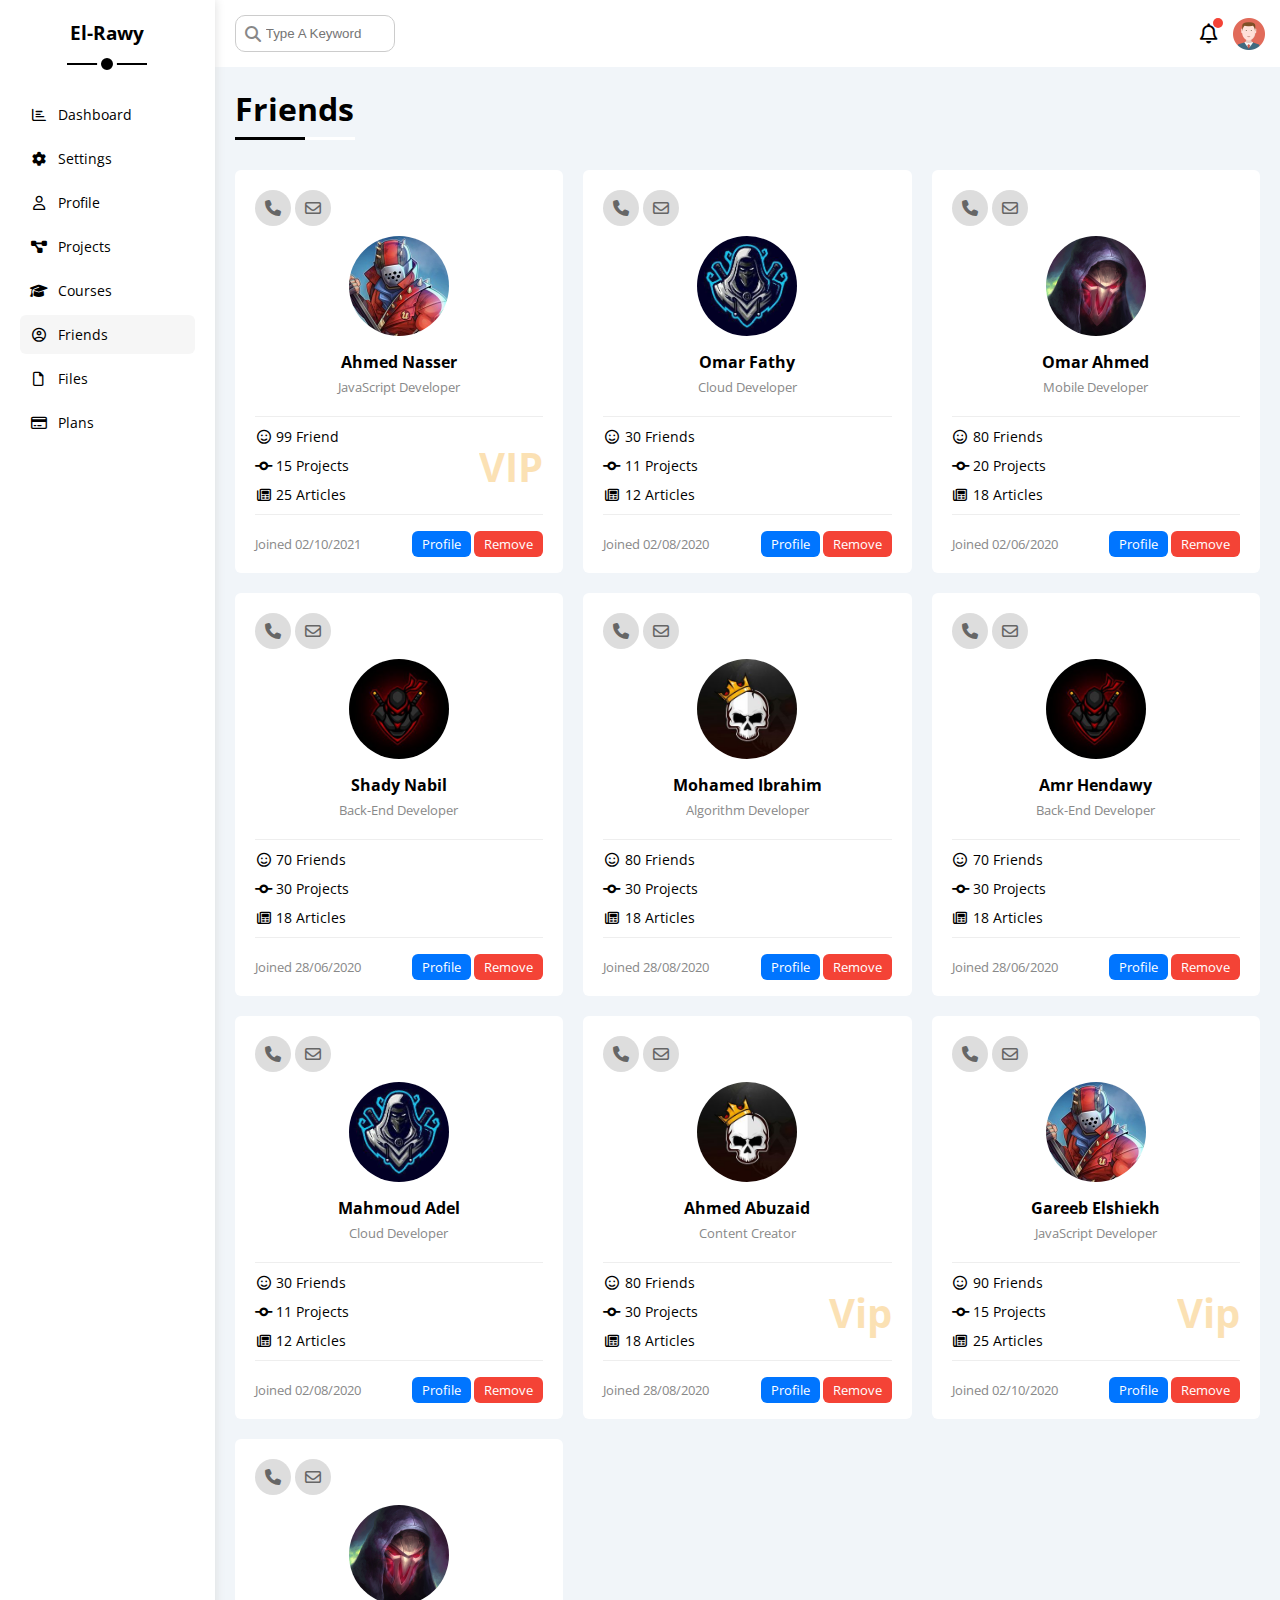
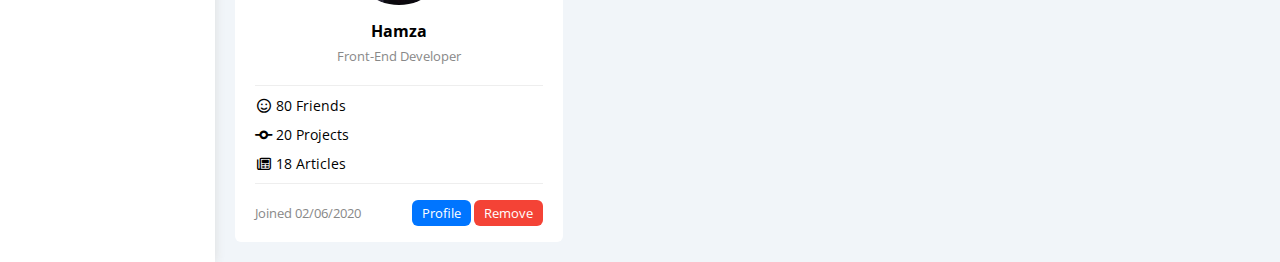
<file: friends.html>
<!DOCTYPE html>
<html lang="en">
  <head>
    <meta charset="UTF-8" />
    <meta http-equiv="X-UA-Compatible" content="IE=edge" />
    <meta name="viewport" content="width=device-width, initial-scale=1.0" />
    <title>Settings</title>
    <link rel="stylesheet" href="css/all.min.css" />
    <link rel="stylesheet" href="css/framework.css" />
    <link rel="stylesheet" href="css/master.css" />
    <link rel="preconnect" href="https://fonts.googleapis.com" />
    <link rel="preconnect" href="https://fonts.gstatic.com" crossorigin />
    <link
      href="https://fonts.googleapis.com/css2?family=Open+Sans:wght@300;500&display=swap"
      rel="stylesheet"
    />
  </head>
  <body>
    <div class="page d-flex">
      <div class="sidebar bg-white p-20 p-relative">
        <h3 class="p-relative txt-c mt-0">El-Rawy</h3>
        <ul>
          <li>
            <a
              class="d-flex align-center fs-14 c-black rad-6 p-10"
              href="index.html"
            >
              <i class="fa-regular fa-chart-bar fa-fw"></i>
              <span>Dashboard</span>
            </a>
          </li>
          <li>
            <a
              class="d-flex align-center fs-14 c-black rad-6 p-10"
              href="settings.html"
            >
              <i class="fa-solid fa-gear fa-fw"></i>
              <span>Settings</span>
            </a>
          </li>
          <li>
            <a
              class="d-flex align-center fs-14 c-black rad-6 p-10"
              href="profile.html"
            >
              <i class="fa-regular fa-user fa-fw"></i>
              <span>Profile</span>
            </a>
          </li>
          <li>
            <a
              class="d-flex align-center fs-14 c-black rad-6 p-10"
              href="projects.html"
            >
              <i class="fa-solid fa-diagram-project fa-fw"></i>
              <span>Projects</span>
            </a>
          </li>
          <li>
            <a
              class="d-flex align-center fs-14 c-black rad-6 p-10"
              href="courses.html"
            >
              <i class="fa-solid fa-graduation-cap fa-fw"></i>
              <span>Courses</span>
            </a>
          </li>
          <li>
            <a
              class="active d-flex align-center fs-14 c-black rad-6 p-10"
              href="friends.html"
            >
              <i class="fa-regular fa-circle-user fa-fw"></i>
              <span>Friends</span>
            </a>
          </li>
          <li>
            <a
              class="d-flex align-center fs-14 c-black rad-6 p-10"
              href="files.html"
            >
              <i class="fa-regular fa-file fa-fw"></i>
              <span>Files</span>
            </a>
          </li>
          <li>
            <a
              class="d-flex align-center fs-14 c-black rad-6 p-10"
              href="plans.html"
            >
              <i class="fa-regular fa-credit-card fa-fw"></i>
              <span>Plans</span>
            </a>
          </li>
        </ul>
      </div>
      <div class="content w-full">
        <!-- Start Head -->
        <div class="head bg-white p-15 between-flex">
          <div class="search p-relative">
            <input class="p-10" type="search" placeholder="Type A Keyword" />
          </div>
          <div class="icons d-flex align-center">
            <span class="notification p-relative">
              <i class="fa-regular fa-bell fa-lg"></i>
            </span>
            <img src="imgs/avatar.png" alt="" />
          </div>
        </div>
        <!-- End Head -->
        <h1 class="p-relative">Friends</h1>
        <div class="friends-page d-grid m-20 gap-20">
          <div class="friend bg-white rad-6 p-20 p-relative">
            <div class="contact">
              <i class="fa-solid fa-phone"></i>
              <i class="fa-regular fa-envelope"></i>
            </div>
            <div class="txt-c">
              <img
                class="rad-half mt-10 mb-10 w-100 h-100"
                src="imgs/friend-01.jpg"
                alt=""
              />
              <h4 class="m-0">Ahmed Nasser</h4>
              <p class="c-grey fs-13 mt-5 mb-0">JavaScript Developer</p>
            </div>
            <div class="icons fs-14 p-relative">
              <div class="mb-10">
                <i class="fa-regular fa-face-smile fa-fw"></i>
                <span>99 Friend</span>
              </div>
              <div class="mb-10">
                <i class="fa-solid fa-code-commit fa-fw"></i>
                <span>15 Projects</span>
              </div>
              <div>
                <i class="fa-regular fa-newspaper fa-fw"></i>
                <span>25 Articles</span>
              </div>
              <span class="vip fw-bold c-orange">VIP</span>
            </div>
            <div class="info between-flex fs-13">
              <span class="c-grey">Joined 02/10/2021</span>
              <div>
                <a class="bg-blue c-white btn-shape" href="profile.html"
                  >Profile</a
                >
                <a class="bg-red c-white btn-shape" href="#">Remove</a>
              </div>
            </div>
          </div>
          <div class="friend bg-white rad-6 p-20 p-relative">
            <div class="contact">
              <i class="fa-solid fa-phone"></i>
              <i class="fa-regular fa-envelope"></i>
            </div>
            <div class="txt-c">
              <img
                class="rad-half mt-10 mb-10 w-100 h-100"
                src="imgs/friend-02.jpg"
                alt=""
              />
              <h4 class="m-0">Omar Fathy</h4>
              <p class="c-grey fs-13 mt-5 mb-0">Cloud Developer</p>
            </div>
            <div class="icons fs-14 p-relative">
              <div class="mb-10">
                <i class="fa-regular fa-face-smile fa-fw"></i>
                <span>30 Friends</span>
              </div>
              <div class="mb-10">
                <i class="fa-solid fa-code-commit fa-fw"></i>
                <span>11 Projects</span>
              </div>
              <div>
                <i class="fa-regular fa-newspaper fa-fw"></i>
                <span>12 Articles</span>
              </div>
            </div>
            <div class="info between-flex fs-13">
              <span class="c-grey">Joined 02/08/2020</span>
              <div>
                <a class="bg-blue c-white btn-shape" href="profile.html"
                  >Profile</a
                >
                <a class="bg-red c-white btn-shape" href="">Remove</a>
              </div>
            </div>
          </div>
          <div class="friend bg-white rad-6 p-20 p-relative">
            <div class="contact">
              <i class="fa-solid fa-phone"></i>
              <i class="fa-regular fa-envelope"></i>
            </div>
            <div class="txt-c">
              <img
                class="rad-half mt-10 mb-10 w-100 h-100"
                src="imgs/friend-03.jpg"
                alt=""
              />
              <h4 class="m-0">Omar Ahmed</h4>
              <p class="c-grey fs-13 mt-5 mb-0">Mobile Developer</p>
            </div>
            <div class="icons fs-14 p-relative">
              <div class="mb-10">
                <i class="fa-regular fa-face-smile fa-fw"></i>
                <span>80 Friends</span>
              </div>
              <div class="mb-10">
                <i class="fa-solid fa-code-commit fa-fw"></i>
                <span>20 Projects</span>
              </div>
              <div>
                <i class="fa-regular fa-newspaper fa-fw"></i>
                <span>18 Articles</span>
              </div>
            </div>
            <div class="info between-flex fs-13">
              <span class="c-grey">Joined 02/06/2020</span>
              <div>
                <a class="bg-blue c-white btn-shape" href="profile.html"
                  >Profile</a
                >
                <a class="bg-red c-white btn-shape" href="">Remove</a>
              </div>
            </div>
          </div>
          <div class="friend bg-white rad-6 p-20 p-relative">
            <div class="contact">
              <i class="fa-solid fa-phone"></i>
              <i class="fa-regular fa-envelope"></i>
            </div>
            <div class="txt-c">
              <img
                class="rad-half mt-10 mb-10 w-100 h-100"
                src="imgs/friend-04.jpg"
                alt=""
              />
              <h4 class="m-0">Shady Nabil</h4>
              <p class="c-grey fs-13 mt-5 mb-0">Back-End Developer</p>
            </div>
            <div class="icons fs-14 p-relative">
              <div class="mb-10">
                <i class="fa-regular fa-face-smile fa-fw"></i>
                <span>70 Friends</span>
              </div>
              <div class="mb-10">
                <i class="fa-solid fa-code-commit fa-fw"></i>
                <span>30 Projects</span>
              </div>
              <div>
                <i class="fa-regular fa-newspaper fa-fw"></i>
                <span>18 Articles</span>
              </div>
            </div>
            <div class="info between-flex fs-13">
              <span class="c-grey">Joined 28/06/2020</span>
              <div>
                <a class="bg-blue c-white btn-shape" href="profile.html"
                  >Profile</a
                >
                <a class="bg-red c-white btn-shape" href="">Remove</a>
              </div>
            </div>
          </div>
          <div class="friend bg-white rad-6 p-20 p-relative">
            <div class="contact">
              <i class="fa-solid fa-phone"></i>
              <i class="fa-regular fa-envelope"></i>
            </div>
            <div class="txt-c">
              <img
                class="rad-half mt-10 mb-10 w-100 h-100"
                src="imgs/friend-05.jpg"
                alt=""
              />
              <h4 class="m-0">Mohamed Ibrahim</h4>
              <p class="c-grey fs-13 mt-5 mb-0">Algorithm Developer</p>
            </div>
            <div class="icons fs-14 p-relative">
              <div class="mb-10">
                <i class="fa-regular fa-face-smile fa-fw"></i>
                <span>80 Friends</span>
              </div>
              <div class="mb-10">
                <i class="fa-solid fa-code-commit fa-fw"></i>
                <span>30 Projects</span>
              </div>
              <div>
                <i class="fa-regular fa-newspaper fa-fw"></i>
                <span>18 Articles</span>
              </div>
            </div>
            <div class="info between-flex fs-13">
              <span class="c-grey">Joined 28/08/2020</span>
              <div>
                <a class="bg-blue c-white btn-shape" href="profile.html"
                  >Profile</a
                >
                <a class="bg-red c-white btn-shape" href="">Remove</a>
              </div>
            </div>
          </div>
          <div class="friend bg-white rad-6 p-20 p-relative">
            <div class="contact">
              <i class="fa-solid fa-phone"></i>
              <i class="fa-regular fa-envelope"></i>
            </div>
            <div class="txt-c">
              <img
                class="rad-half mt-10 mb-10 w-100 h-100"
                src="imgs/friend-04.jpg"
                alt=""
              />
              <h4 class="m-0">Amr Hendawy</h4>
              <p class="c-grey fs-13 mt-5 mb-0">Back-End Developer</p>
            </div>
            <div class="icons fs-14 p-relative">
              <div class="mb-10">
                <i class="fa-regular fa-face-smile fa-fw"></i>
                <span>70 Friends</span>
              </div>
              <div class="mb-10">
                <i class="fa-solid fa-code-commit fa-fw"></i>
                <span>30 Projects</span>
              </div>
              <div>
                <i class="fa-regular fa-newspaper fa-fw"></i>
                <span>18 Articles</span>
              </div>
            </div>
            <div class="info between-flex fs-13">
              <span class="c-grey">Joined 28/06/2020</span>
              <div>
                <a class="bg-blue c-white btn-shape" href="profile.html"
                  >Profile</a
                >
                <a class="bg-red c-white btn-shape" href="">Remove</a>
              </div>
            </div>
          </div>
          <div class="friend bg-white rad-6 p-20 p-relative">
            <div class="contact">
              <i class="fa-solid fa-phone"></i>
              <i class="fa-regular fa-envelope"></i>
            </div>
            <div class="txt-c">
              <img
                class="rad-half mt-10 mb-10 w-100 h-100"
                src="imgs/friend-02.jpg"
                alt=""
              />
              <h4 class="m-0">Mahmoud Adel</h4>
              <p class="c-grey fs-13 mt-5 mb-0">Cloud Developer</p>
            </div>
            <div class="icons fs-14 p-relative">
              <div class="mb-10">
                <i class="fa-regular fa-face-smile fa-fw"></i>
                <span>30 Friends</span>
              </div>
              <div class="mb-10">
                <i class="fa-solid fa-code-commit fa-fw"></i>
                <span>11 Projects</span>
              </div>
              <div>
                <i class="fa-regular fa-newspaper fa-fw"></i>
                <span>12 Articles</span>
              </div>
            </div>
            <div class="info between-flex fs-13">
              <span class="c-grey">Joined 02/08/2020</span>
              <div>
                <a class="bg-blue c-white btn-shape" href="profile.html"
                  >Profile</a
                >
                <a class="bg-red c-white btn-shape" href="">Remove</a>
              </div>
            </div>
          </div>
          <div class="friend bg-white rad-6 p-20 p-relative">
            <div class="contact">
              <i class="fa-solid fa-phone"></i>
              <i class="fa-regular fa-envelope"></i>
            </div>
            <div class="txt-c">
              <img
                class="rad-half mt-10 mb-10 w-100 h-100"
                src="imgs/friend-05.jpg"
                alt=""
              />
              <h4 class="m-0">Ahmed Abuzaid</h4>
              <p class="c-grey fs-13 mt-5 mb-0">Content Creator</p>
            </div>
            <div class="icons fs-14 p-relative">
              <div class="mb-10">
                <i class="fa-regular fa-face-smile fa-fw"></i>
                <span>80 Friends</span>
              </div>
              <div class="mb-10">
                <i class="fa-solid fa-code-commit fa-fw"></i>
                <span>30 Projects</span>
              </div>
              <div>
                <i class="fa-regular fa-newspaper fa-fw"></i>
                <span>18 Articles</span>
              </div>
              <span class="vip fw-bold c-orange">Vip</span>
            </div>
            <div class="info between-flex fs-13">
              <span class="c-grey">Joined 28/08/2020</span>
              <div>
                <a class="bg-blue c-white btn-shape" href="profile.html"
                  >Profile</a
                >
                <a class="bg-red c-white btn-shape" href="">Remove</a>
              </div>
            </div>
          </div>
          <div class="friend bg-white rad-6 p-20 p-relative">
            <div class="contact">
              <i class="fa-solid fa-phone"></i>
              <i class="fa-regular fa-envelope"></i>
            </div>
            <div class="txt-c">
              <img
                class="rad-half mt-10 mb-10 w-100 h-100"
                src="imgs/friend-01.jpg"
                alt=""
              />
              <h4 class="m-0">Gareeb Elshiekh</h4>
              <p class="c-grey fs-13 mt-5 mb-0">JavaScript Developer</p>
            </div>
            <div class="icons fs-14 p-relative">
              <div class="mb-10">
                <i class="fa-regular fa-face-smile fa-fw"></i>
                <span>90 Friends</span>
              </div>
              <div class="mb-10">
                <i class="fa-solid fa-code-commit fa-fw"></i>
                <span>15 Projects</span>
              </div>
              <div>
                <i class="fa-regular fa-newspaper fa-fw"></i>
                <span>25 Articles</span>
              </div>
              <span class="vip fw-bold c-orange">Vip</span>
            </div>
            <div class="info between-flex fs-13">
              <span class="c-grey">Joined 02/10/2020</span>
              <div>
                <a class="bg-blue c-white btn-shape" href="profile.html"
                  >Profile</a
                >
                <a class="bg-red c-white btn-shape" href="">Remove</a>
              </div>
            </div>
          </div>
          <div class="friend bg-white rad-6 p-20 p-relative">
            <div class="contact">
              <i class="fa-solid fa-phone"></i>
              <i class="fa-regular fa-envelope"></i>
            </div>
            <div class="txt-c">
              <img
                class="rad-half mt-10 mb-10 w-100 h-100"
                src="imgs/friend-03.jpg"
                alt=""
              />
              <h4 class="m-0">Hamza</h4>
              <p class="c-grey fs-13 mt-5 mb-0">Front-End Developer</p>
            </div>
            <div class="icons fs-14 p-relative">
              <div class="mb-10">
                <i class="fa-regular fa-face-smile fa-fw"></i>
                <span>80 Friends</span>
              </div>
              <div class="mb-10">
                <i class="fa-solid fa-code-commit fa-fw"></i>
                <span>20 Projects</span>
              </div>
              <div>
                <i class="fa-regular fa-newspaper fa-fw"></i>
                <span>18 Articles</span>
              </div>
            </div>
            <div class="info between-flex fs-13">
              <span class="c-grey">Joined 02/06/2020</span>
              <div>
                <a class="bg-blue c-white btn-shape" href="profile.html"
                  >Profile</a
                >
                <a class="bg-red c-white btn-shape" href="">Remove</a>
              </div>
            </div>
          </div>
        </div>
      </div>
    </div>
  </body>
</html>
</file>
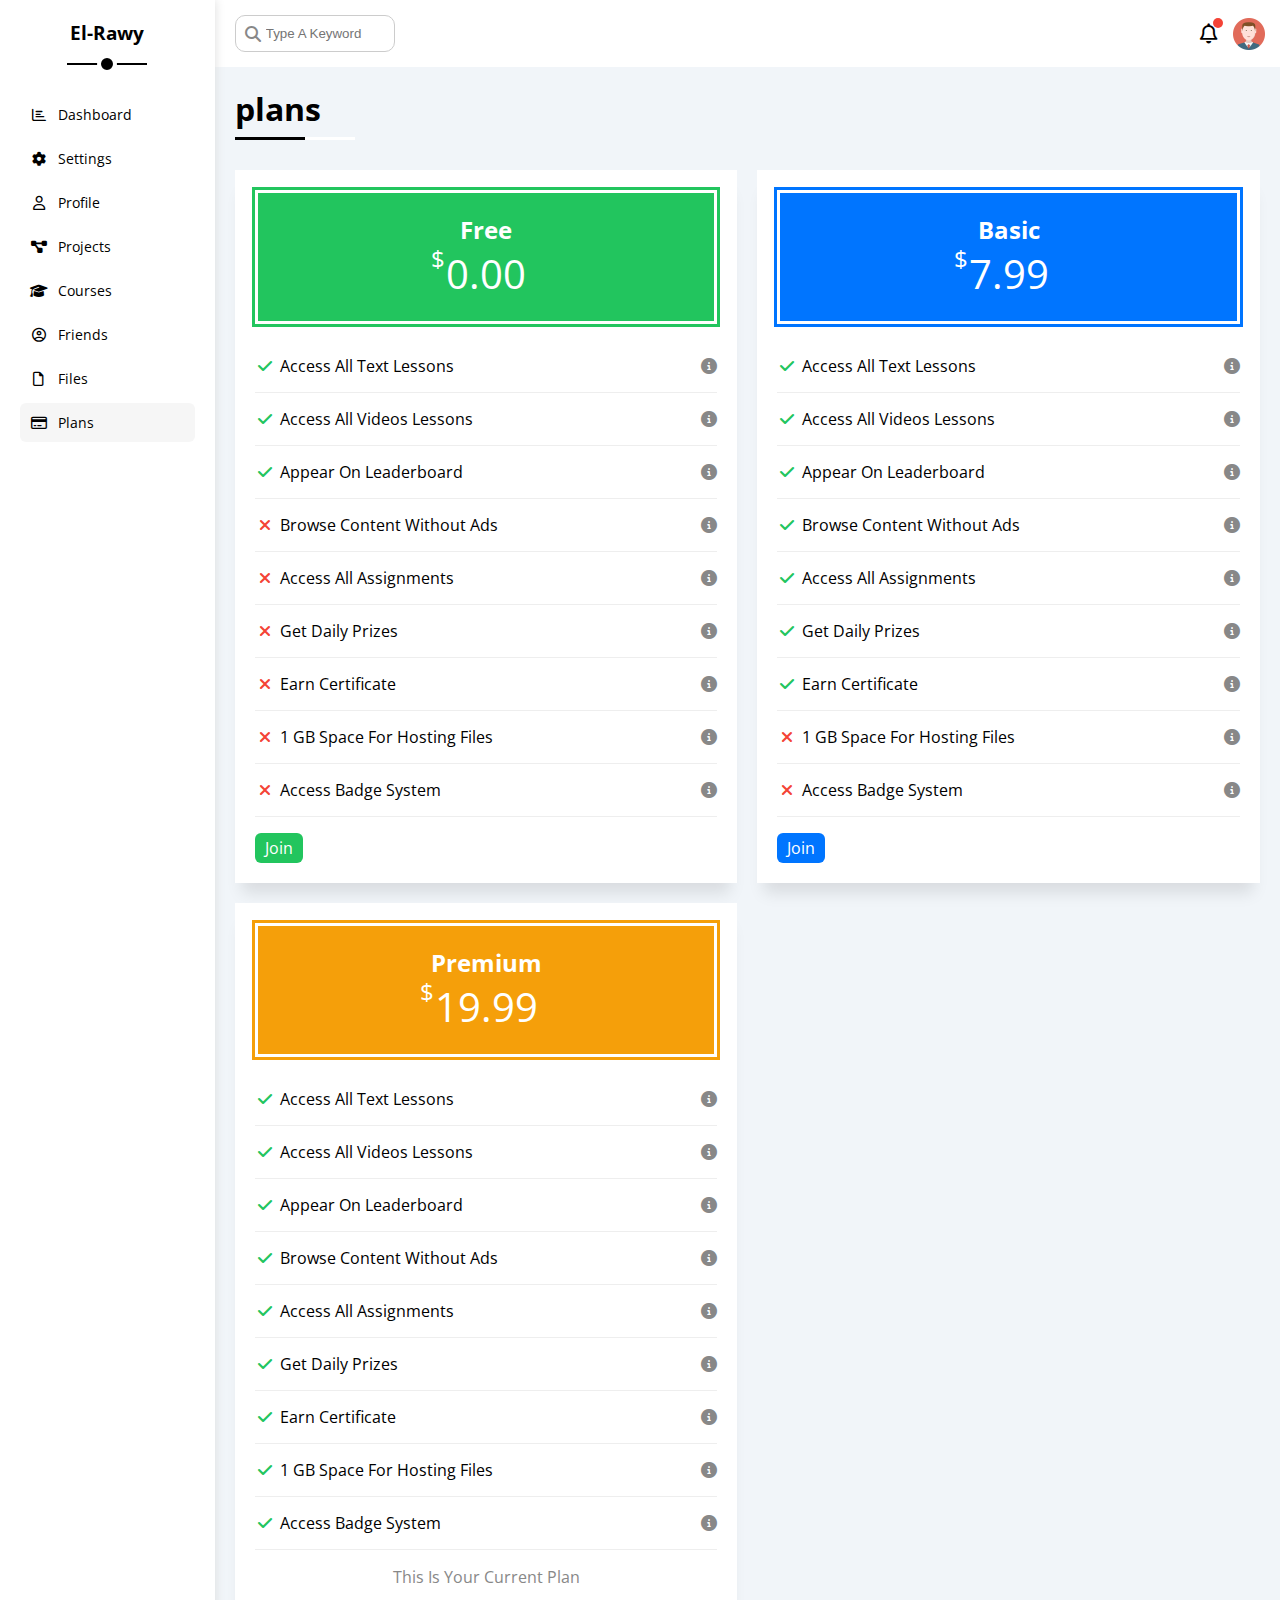
<file: plans.html>
<!DOCTYPE html>
<html lang="en">
  <head>
    <meta charset="UTF-8" />
    <meta http-equiv="X-UA-Compatible" content="IE=edge" />
    <meta name="viewport" content="width=device-width, initial-scale=1.0" />
    <title>Settings</title>
    <link rel="stylesheet" href="css/all.min.css" />
    <link rel="stylesheet" href="css/framework.css" />
    <link rel="stylesheet" href="css/master.css" />
    <link rel="preconnect" href="https://fonts.googleapis.com" />
    <link rel="preconnect" href="https://fonts.gstatic.com" crossorigin />
    <link
      href="https://fonts.googleapis.com/css2?family=Open+Sans:wght@300;500&display=swap"
      rel="stylesheet"
    />
  </head>
  <body>
    <div class="page d-flex">
      <div class="sidebar bg-white p-20 p-relative">
        <h3 class="p-relative txt-c mt-0">El-Rawy</h3>
        <ul>
          <li>
            <a
              class="d-flex align-center fs-14 c-black rad-6 p-10"
              href="index.html"
            >
              <i class="fa-regular fa-chart-bar fa-fw"></i>
              <span>Dashboard</span>
            </a>
          </li>
          <li>
            <a
              class="d-flex align-center fs-14 c-black rad-6 p-10"
              href="settings.html"
            >
              <i class="fa-solid fa-gear fa-fw"></i>
              <span>Settings</span>
            </a>
          </li>
          <li>
            <a
              class="d-flex align-center fs-14 c-black rad-6 p-10"
              href="profile.html"
            >
              <i class="fa-regular fa-user fa-fw"></i>
              <span>Profile</span>
            </a>
          </li>
          <li>
            <a
              class="d-flex align-center fs-14 c-black rad-6 p-10"
              href="projects.html"
            >
              <i class="fa-solid fa-diagram-project fa-fw"></i>
              <span>Projects</span>
            </a>
          </li>
          <li>
            <a
              class="d-flex align-center fs-14 c-black rad-6 p-10"
              href="courses.html"
            >
              <i class="fa-solid fa-graduation-cap fa-fw"></i>
              <span>Courses</span>
            </a>
          </li>
          <li>
            <a
              class="d-flex align-center fs-14 c-black rad-6 p-10"
              href="friends.html"
            >
              <i class="fa-regular fa-circle-user fa-fw"></i>
              <span>Friends</span>
            </a>
          </li>
          <li>
            <a
              class="d-flex align-center fs-14 c-black rad-6 p-10"
              href="files.html"
            >
              <i class="fa-regular fa-file fa-fw"></i>
              <span>Files</span>
            </a>
          </li>
          <li>
            <a
              class="active d-flex align-center fs-14 c-black rad-6 p-10"
              href="plans.html"
            >
              <i class="fa-regular fa-credit-card fa-fw"></i>
              <span>Plans</span>
            </a>
          </li>
        </ul>
      </div>
      <div class="content w-full">
        <!-- Start Head -->
        <div class="head bg-white p-15 between-flex">
          <div class="search p-relative">
            <input class="p-10" type="search" placeholder="Type A Keyword" />
          </div>
          <div class="icons d-flex align-center">
            <span class="notification p-relative">
              <i class="fa-regular fa-bell fa-lg"></i>
            </span>
            <img src="imgs/avatar.png" alt="" />
          </div>
        </div>
        <!-- End Head -->
        <h1 class="p-relative">plans</h1>
        <div class="plans-page d-grid m-20 gap-20">
          <div class="plan green bg-white p-20">
            <div class="top bg-green txt-c p-20">
              <h2 class="m-0 c-white">Free</h2>
              <div class="price c-white p-relative"><span>$</span>0.00</div>
            </div>
            <ul>
              <li>
                <i class="fa-solid fa-check fa-fw yes"></i>
                <span>Access All Text Lessons</span>
                <i class="fa-solid fa-circle-info help"></i>
              </li>
              <li>
                <i class="fa-solid fa-check fa-fw yes"></i>
                <span>Access All Videos Lessons</span>
                <i class="fa-solid fa-circle-info help"></i>
              </li>
              <li>
                <i class="fa-solid fa-check fa-fw yes"></i>
                <span>Appear On Leaderboard</span>
                <i class="fa-solid fa-circle-info help"></i>
              </li>
              <li>
                <i class="fa-solid fa-xmark fa-fw"></i>
                <span>Browse Content Without Ads</span>
                <i class="fa-solid fa-circle-info help"></i>
              </li>
              <li>
                <i class="fa-solid fa-xmark fa-fw"></i>
                <span>Access All Assignments</span>
                <i class="fa-solid fa-circle-info help"></i>
              </li>
              <li>
                <i class="fa-solid fa-xmark fa-fw"></i>
                <span>Get Daily Prizes</span>
                <i class="fa-solid fa-circle-info help"></i>
              </li>
              <li>
                <i class="fa-solid fa-xmark fa-fw"></i>
                <span>Earn Certificate</span>
                <i class="fa-solid fa-circle-info help"></i>
              </li>
              <li>
                <i class="fa-solid fa-xmark fa-fw"></i>
                <span>1 GB Space For Hosting Files</span>
                <i class="fa-solid fa-circle-info help"></i>
              </li>
              <li>
                <i class="fa-solid fa-xmark fa-fw"></i>
                <span>Access Badge System</span>
                <i class="fa-solid fa-circle-info help"></i>
              </li>
            </ul>
            <a href="#" class="btn-shape bg-green c-white d-block w-fit"
              >Join</a
            >
          </div>
          <!-- Start Plan -->
          <div class="plan blue bg-white p-20">
            <div class="top bg-blue txt-c p-20">
              <h2 class="m-0 c-white">Basic</h2>
              <div class="price c-white"><span>$</span>7.99</div>
            </div>
            <ul class="list-none p-0">
              <li>
                <i class="fa-solid fa-check fa-fw yes"></i>
                <span>Access All Text Lessons</span>
                <i class="fa-solid fa-circle-info help"></i>
              </li>
              <li>
                <i class="fa-solid fa-check fa-fw yes"></i>
                <span>Access All Videos Lessons</span>
                <i class="fa-solid fa-circle-info help"></i>
              </li>
              <li>
                <i class="fa-solid fa-check fa-fw yes"></i>
                <span>Appear On Leaderboard</span>
                <i class="fa-solid fa-circle-info help"></i>
              </li>
              <li>
                <i class="fa-solid fa-check fa-fw yes"></i>
                <span>Browse Content Without Ads</span>
                <i class="fa-solid fa-circle-info help"></i>
              </li>
              <li>
                <i class="fa-solid fa-check fa-fw yes"></i>
                <span>Access All Assignments</span>
                <i class="fa-solid fa-circle-info help"></i>
              </li>
              <li>
                <i class="fa-solid fa-check fa-fw yes"></i>
                <span>Get Daily Prizes</span>
                <i class="fa-solid fa-circle-info help"></i>
              </li>
              <li>
                <i class="fa-solid fa-check fa-fw yes"></i>
                <span>Earn Certificate</span>
                <i class="fa-solid fa-circle-info help"></i>
              </li>
              <li>
                <i class="fa-solid fa-xmark fa-fw"></i>
                <span>1 GB Space For Hosting Files</span>
                <i class="fa-solid fa-circle-info help"></i>
              </li>
              <li>
                <i class="fa-solid fa-xmark fa-fw"></i>
                <span>Access Badge System</span>
                <i class="fa-solid fa-circle-info help"></i>
              </li>
            </ul>
            <a href="#" class="btn-shape bg-blue c-white d-block w-fit">Join</a>
          </div>
          <!-- End Plan -->
          <!-- Start Plan -->
          <div class="plan orange bg-white p-20">
            <div class="top bg-orange txt-c p-20">
              <h2 class="m-0 c-white">Premium</h2>
              <div class="price c-white"><span>$</span>19.99</div>
            </div>
            <ul class="list-none p-0">
              <li>
                <i class="fa-solid fa-check fa-fw yes"></i>
                <span>Access All Text Lessons</span>
                <i class="fa-solid fa-circle-info help"></i>
              </li>
              <li>
                <i class="fa-solid fa-check fa-fw yes"></i>
                <span>Access All Videos Lessons</span>
                <i class="fa-solid fa-circle-info help"></i>
              </li>
              <li>
                <i class="fa-solid fa-check fa-fw yes"></i>
                <span>Appear On Leaderboard</span>
                <i class="fa-solid fa-circle-info help"></i>
              </li>
              <li>
                <i class="fa-solid fa-check fa-fw yes"></i>
                <span>Browse Content Without Ads</span>
                <i class="fa-solid fa-circle-info help"></i>
              </li>
              <li>
                <i class="fa-solid fa-check fa-fw yes"></i>
                <span>Access All Assignments</span>
                <i class="fa-solid fa-circle-info help"></i>
              </li>
              <li>
                <i class="fa-solid fa-check fa-fw yes"></i>
                <span>Get Daily Prizes</span>
                <i class="fa-solid fa-circle-info help"></i>
              </li>
              <li>
                <i class="fa-solid fa-check fa-fw yes"></i>
                <span>Earn Certificate</span>
                <i class="fa-solid fa-circle-info help"></i>
              </li>
              <li>
                <i class="fa-solid fa-check fa-fw yes"></i>
                <span>1 GB Space For Hosting Files</span>
                <i class="fa-solid fa-circle-info help"></i>
              </li>
              <li>
                <i class="fa-solid fa-check fa-fw yes"></i>
                <span>Access Badge System</span>
                <i class="fa-solid fa-circle-info help"></i>
              </li>
            </ul>
            <p class="c-grey m-0 txt-c">This Is Your Current Plan</p>
          </div>
          <!-- End Plan -->
        </div>
      </div>
    </div>
  </body>
</html>
</file>
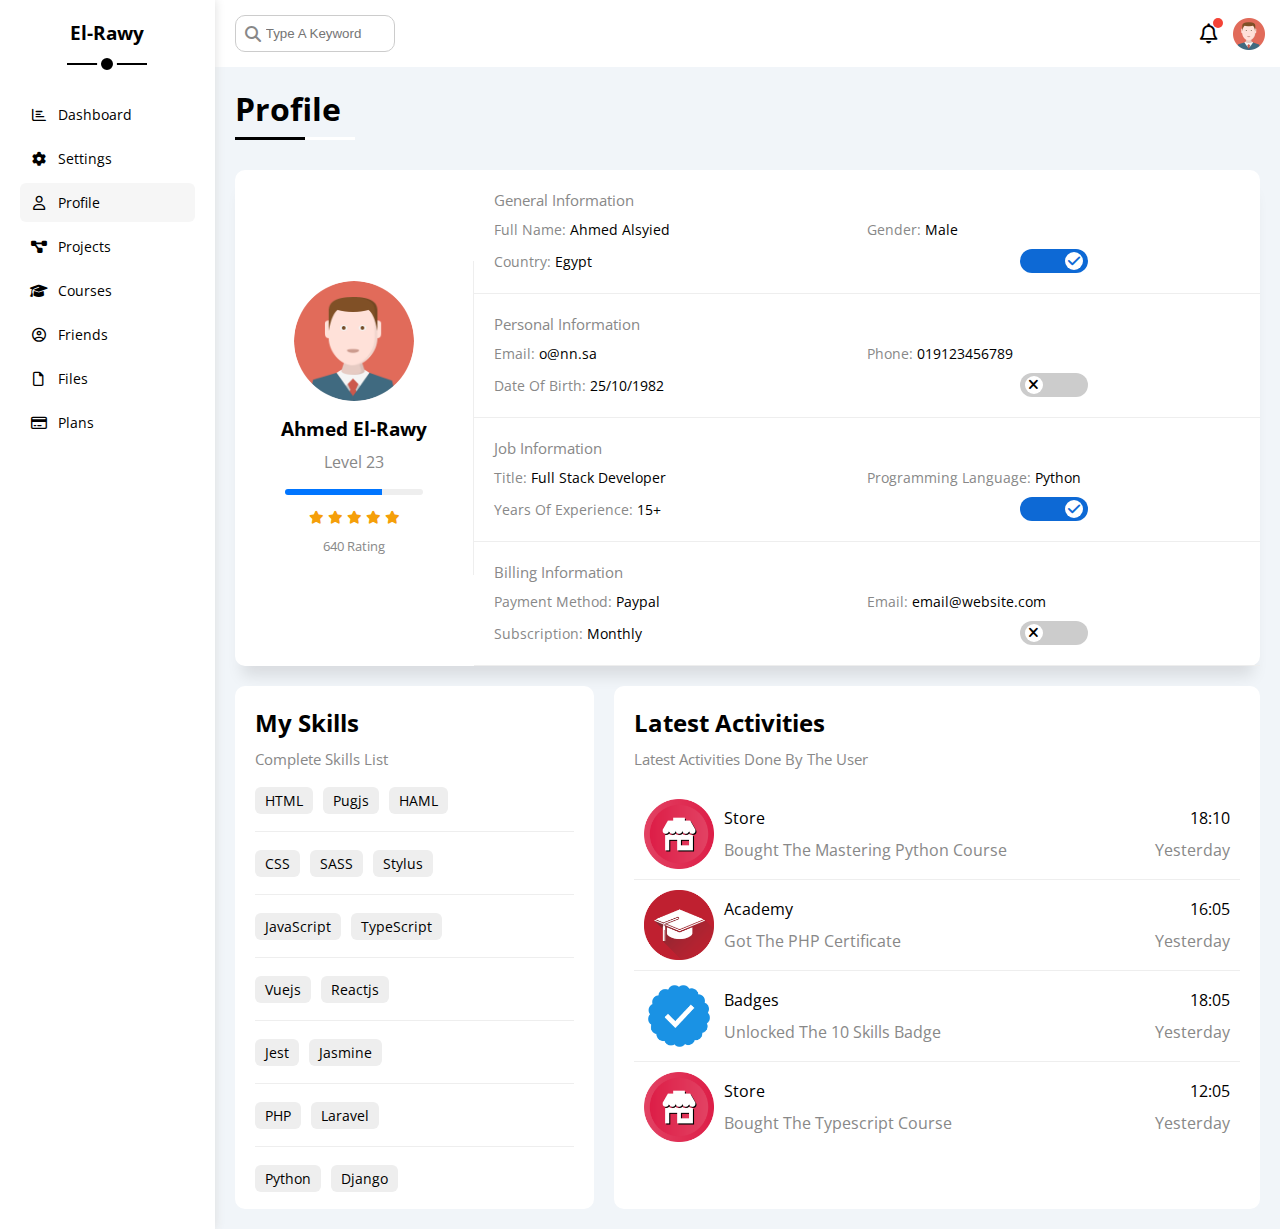
<file: profile.html>
<!DOCTYPE html>
<html lang="en">
  <head>
    <meta charset="UTF-8" />
    <meta http-equiv="X-UA-Compatible" content="IE=edge" />
    <meta name="viewport" content="width=device-width, initial-scale=1.0" />
    <title>Settings</title>
    <link rel="stylesheet" href="css/all.min.css" />
    <link rel="stylesheet" href="css/framework.css" />
    <link rel="stylesheet" href="css/master.css" />
    <link rel="preconnect" href="https://fonts.googleapis.com" />
    <link rel="preconnect" href="https://fonts.gstatic.com" crossorigin />
    <link
      href="https://fonts.googleapis.com/css2?family=Open+Sans:wght@300;500&display=swap"
      rel="stylesheet"
    />
  </head>
  <body>
    <div class="page d-flex">
      <div class="sidebar bg-white p-20 p-relative">
        <h3 class="p-relative txt-c mt-0">El-Rawy</h3>
        <ul>
          <li>
            <a
              class="d-flex align-center fs-14 c-black rad-6 p-10"
              href="index.html"
            >
              <i class="fa-regular fa-chart-bar fa-fw"></i>
              <span>Dashboard</span>
            </a>
          </li>
          <li>
            <a
              class="d-flex align-center fs-14 c-black rad-6 p-10"
              href="settings.html"
            >
              <i class="fa-solid fa-gear fa-fw"></i>
              <span>Settings</span>
            </a>
          </li>
          <li>
            <a
              class="active d-flex align-center fs-14 c-black rad-6 p-10"
              href="profile.html"
            >
              <i class="fa-regular fa-user fa-fw"></i>
              <span>Profile</span>
            </a>
          </li>
          <li>
            <a
              class="d-flex align-center fs-14 c-black rad-6 p-10"
              href="projects.html"
            >
              <i class="fa-solid fa-diagram-project fa-fw"></i>
              <span>Projects</span>
            </a>
          </li>
          <li>
            <a
              class="d-flex align-center fs-14 c-black rad-6 p-10"
              href="courses.html"
            >
              <i class="fa-solid fa-graduation-cap fa-fw"></i>
              <span>Courses</span>
            </a>
          </li>
          <li>
            <a
              class="d-flex align-center fs-14 c-black rad-6 p-10"
              href="friends.html"
            >
              <i class="fa-regular fa-circle-user fa-fw"></i>
              <span>Friends</span>
            </a>
          </li>
          <li>
            <a
              class="d-flex align-center fs-14 c-black rad-6 p-10"
              href="files.html"
            >
              <i class="fa-regular fa-file fa-fw"></i>
              <span>Files</span>
            </a>
          </li>
          <li>
            <a
              class="d-flex align-center fs-14 c-black rad-6 p-10"
              href="plans.html"
            >
              <i class="fa-regular fa-credit-card fa-fw"></i>
              <span>Plans</span>
            </a>
          </li>
        </ul>
      </div>
      <div class="content w-full">
        <!-- Start Head -->
        <div class="head bg-white p-15 between-flex">
          <div class="search p-relative">
            <input class="p-10" type="search" placeholder="Type A Keyword" />
          </div>
          <div class="icons d-flex align-center">
            <span class="notification p-relative">
              <i class="fa-regular fa-bell fa-lg"></i>
            </span>
            <img src="imgs/avatar.png" alt="" />
          </div>
        </div>
        <!-- End Head -->
        <h1 class="p-relative">Profile</h1>
        <div class="profile-page m-20">
          <!-- Start Overview -->
          <div class="overview bg-white rad-10 d-flex align-center">
            <div class="avatar-box txt-c p-20">
              <img class="rad-half mb-10" src="imgs/avatar.png" alt="" />
              <h3 class="m-0">Ahmed El-Rawy</h3>
              <p class="c-grey mt-10">Level 23</p>
              <div class="level rad-6 bg-eee p-relative">
                <span style="width: 70%"></span>
              </div>
              <div class="rating mt-10 mb-10">
                <i class="fa-solid fa-star c-orange fs-13"></i>
                <i class="fa-solid fa-star c-orange fs-13"></i>
                <i class="fa-solid fa-star c-orange fs-13"></i>
                <i class="fa-solid fa-star c-orange fs-13"></i>
                <i class="fa-solid fa-star c-orange fs-13"></i>
              </div>
              <p class="c-grey m-0 fs-13">640 Rating</p>
            </div>
            <div class="info-box w-full txt-c-mobile">
              <!-- Start Information Row -->
              <div class="box p-20 d-flex align-center">
                <h4 class="c-grey fs-15 m-0 w-full">General Information</h4>
                <div class="fs-14">
                  <span class="c-grey">Full Name:</span>
                  <span>Ahmed Alsyied</span>
                </div>
                <div class="fs-14">
                  <span class="c-grey">Gender:</span>
                  <span>Male</span>
                </div>
                <div class="fs-14">
                  <span class="c-grey">Country:</span>
                  <span>Egypt</span>
                </div>
                <div class="fs-14">
                  <label>
                    <input class="toggle-checkbox" type="checkbox" checked />
                    <div class="toggle-switch"></div>
                  </label>
                </div>
              </div>
              <!-- End Information Row -->
              <!-- Start Information Row -->
              <div class="box p-20 d-flex align-center">
                <h4 class="c-grey w-full fs-15 m-0">Personal Information</h4>
                <div class="fs-14">
                  <span class="c-grey">Email:</span>
                  <span>o@nn.sa</span>
                </div>
                <div class="fs-14">
                  <span class="c-grey">Phone:</span>
                  <span>019123456789</span>
                </div>
                <div class="fs-14">
                  <span class="c-grey">Date Of Birth:</span>
                  <span>25/10/1982</span>
                </div>
                <div class="fs-14">
                  <label>
                    <input class="toggle-checkbox" type="checkbox" />
                    <div class="toggle-switch"></div>
                  </label>
                </div>
              </div>
              <!-- End Information Row -->
              <!-- Start Information Row -->
              <div class="box p-20 d-flex align-center">
                <h4 class="c-grey w-full fs-15 m-0">Job Information</h4>
                <div class="fs-14">
                  <span class="c-grey">Title:</span>
                  <span>Full Stack Developer</span>
                </div>
                <div class="fs-14">
                  <span class="c-grey">Programming Language:</span>
                  <span>Python</span>
                </div>
                <div class="fs-14">
                  <span class="c-grey">Years Of Experience:</span>
                  <span>15+</span>
                </div>
                <div class="fs-14">
                  <label>
                    <input class="toggle-checkbox" type="checkbox" checked />
                    <div class="toggle-switch"></div>
                  </label>
                </div>
              </div>
              <!-- End Information Row -->
              <!-- Start Information Row -->
              <div class="box p-20 d-flex align-center">
                <h4 class="c-grey w-full fs-15 m-0">Billing Information</h4>
                <div class="fs-14">
                  <span class="c-grey">Payment Method:</span>
                  <span>Paypal</span>
                </div>
                <div class="fs-14">
                  <span class="c-grey">Email:</span>
                  <span>email@website.com</span>
                </div>
                <div class="fs-14">
                  <span class="c-grey">Subscription:</span>
                  <span>Monthly</span>
                </div>
                <div class="fs-14">
                  <label>
                    <input class="toggle-checkbox" type="checkbox" />
                    <div class="toggle-switch"></div>
                  </label>
                </div>
              </div>
              <!-- End Information Row -->
            </div>
          </div>
          <!-- End Overview -->
          <!-- Start Other Data -->
          <div class="other-data d-flex gap-20">
            <div class="skills-card p-20 bg-white rad-10 mt-20">
              <h2 class="mt-0 mb-10">My Skills</h2>
              <p class="mt-0 mb-20 c-grey fs-15">Complete Skills List</p>
              <ul class="m-0 txt-sc-mobile">
                <li><span>HTML</span><span>Pugjs</span><span>HAML</span></li>
                <li><span>CSS</span><span>SASS</span><span>Stylus</span></li>
                <li><span>JavaScript</span><span>TypeScript</span></li>
                <li><span>Vuejs</span><span>Reactjs</span></li>
                <li><span>Jest</span><span>Jasmine</span></li>
                <li><span>PHP</span><span>Laravel</span></li>
                <li><span>Python</span><span>Django</span></li>
              </ul>
            </div>
            <div class="activities p-20 bg-white rad-10 mt-20">
              <h2 class="mt-0 mb-10">Latest Activities</h2>
              <p class="mt-0 mb-20 c-grey fs-15">
                Latest Activities Done By The User
              </p>
              <div class="activity d-flex align-center txt-c-mobile">
                <img src="imgs/activity-01.png" alt="" />
                <div class="info">
                  <span class="d-block mb-10">Store</span>
                  <span class="c-grey">Bought The Mastering Python Course</span>
                </div>
                <div class="date">
                  <span class="d-block mb-10">18:10</span>
                  <span class="c-grey">Yesterday</span>
                </div>
              </div>
              <div class="activity d-flex align-center txt-c-mobile">
                <img src="imgs/activity-02.png" alt="" />
                <div class="info">
                  <span class="d-block mb-10">Academy</span>
                  <span class="c-grey">Got The PHP Certificate</span>
                </div>
                <div class="date">
                  <span class="d-block mb-10">16:05</span>
                  <span class="c-grey">Yesterday</span>
                </div>
              </div>
              <div class="activity d-flex align-center txt-c-mobile">
                <img src="imgs/activity-03.png" alt="" />
                <div class="info">
                  <span class="d-block mb-10">Badges</span>
                  <span class="c-grey">Unlocked The 10 Skills Badge</span>
                </div>
                <div class="date">
                  <span class="d-block mb-10">18:05</span>
                  <span class="c-grey">Yesterday</span>
                </div>
              </div>
              <div class="activity d-flex align-center txt-c-mobile">
                <img src="imgs/activity-01.png" alt="" />
                <div class="info">
                  <span class="d-block mb-10">Store</span>
                  <span class="c-grey">Bought The Typescript Course</span>
                </div>
                <div class="date">
                  <span class="d-block mb-10">12:05</span>
                  <span class="c-grey">Yesterday</span>
                </div>
              </div>
            </div>
          </div>
          <!-- End Other Data -->
        </div>
      </div>
    </div>
  </body>
</html>
</file>
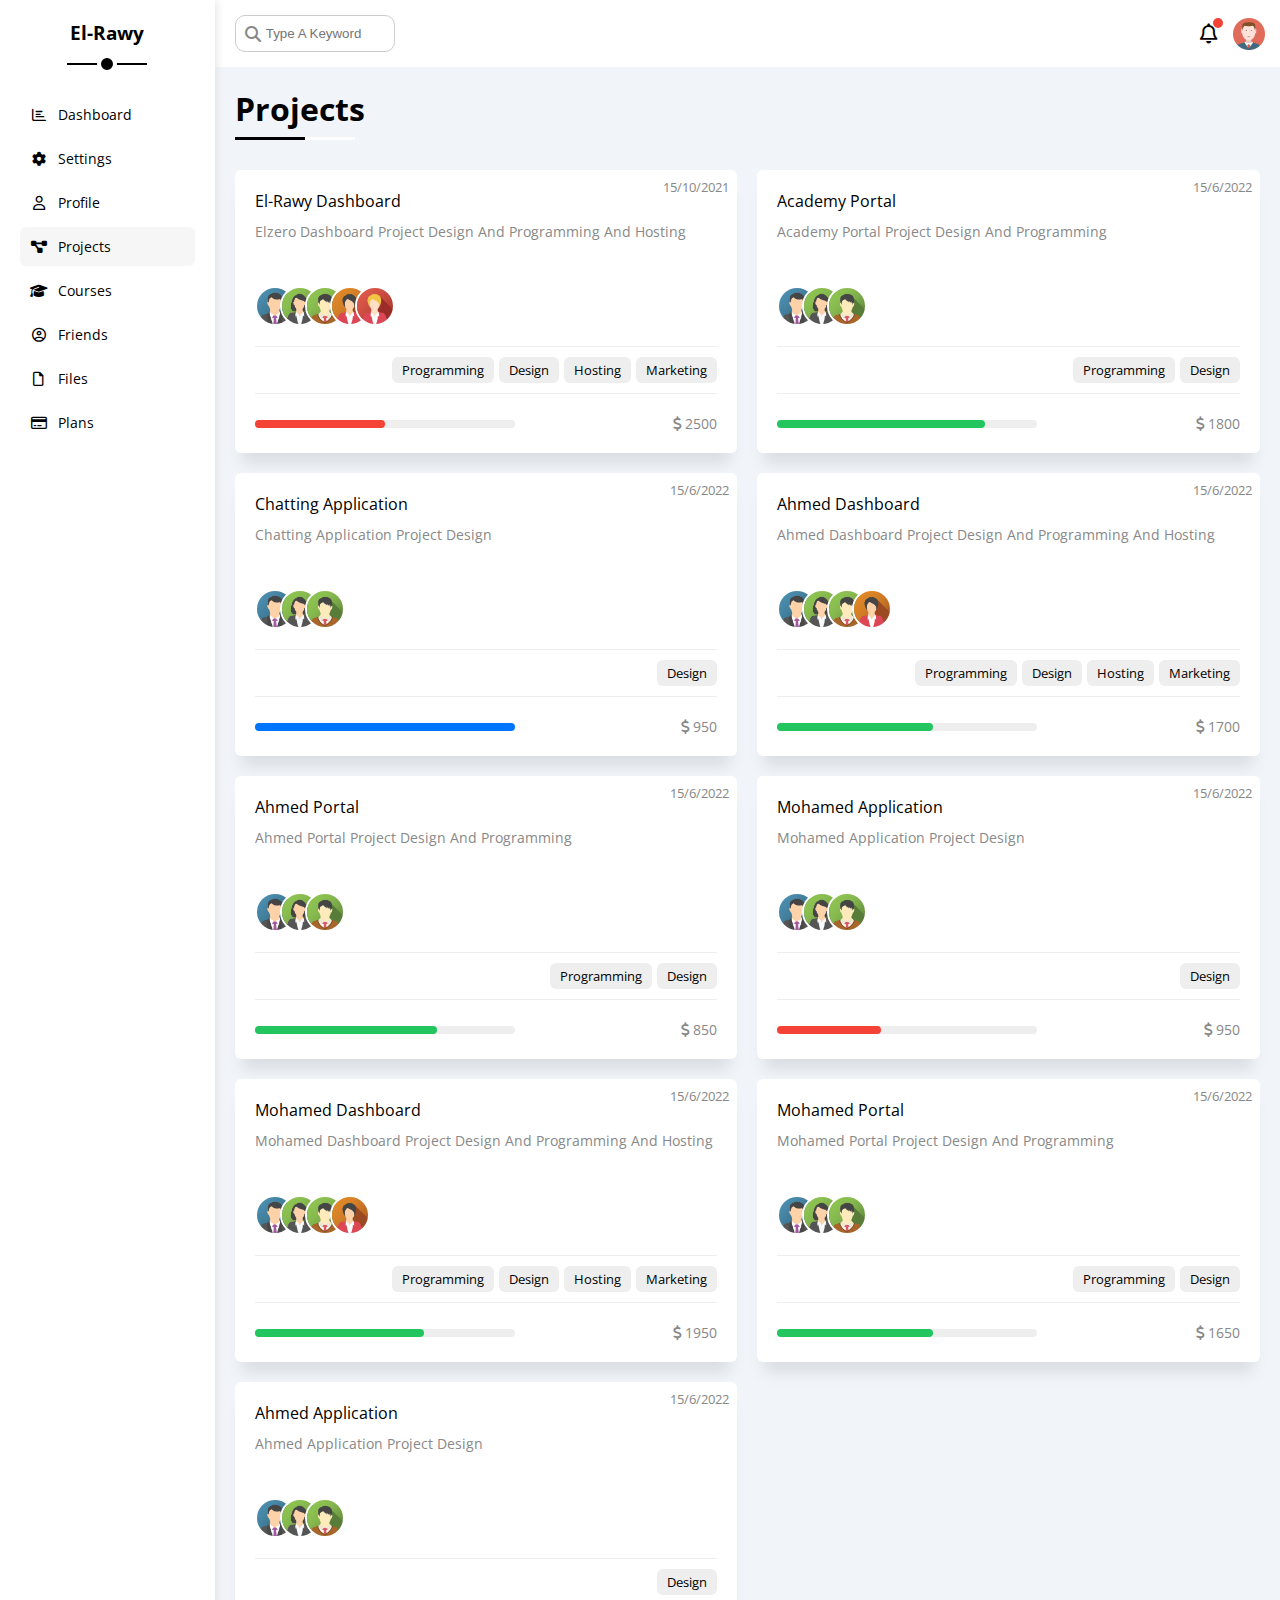
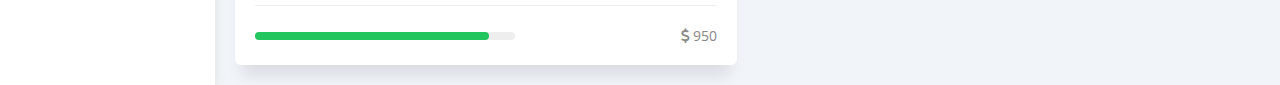
<file: projects.html>
<!DOCTYPE html>
<html lang="en">
  <head>
    <meta charset="UTF-8" />
    <meta http-equiv="X-UA-Compatible" content="IE=edge" />
    <meta name="viewport" content="width=device-width, initial-scale=1.0" />
    <title>Settings</title>
    <link rel="stylesheet" href="css/all.min.css" />
    <link rel="stylesheet" href="css/framework.css" />
    <link rel="stylesheet" href="css/master.css" />
    <link rel="preconnect" href="https://fonts.googleapis.com" />
    <link rel="preconnect" href="https://fonts.gstatic.com" crossorigin />
    <link
      href="https://fonts.googleapis.com/css2?family=Open+Sans:wght@300;500&display=swap"
      rel="stylesheet"
    />
  </head>
  <body>
    <div class="page d-flex">
      <div class="sidebar bg-white p-20 p-relative">
        <h3 class="p-relative txt-c mt-0">El-Rawy</h3>
        <ul>
          <li>
            <a
              class="d-flex align-center fs-14 c-black rad-6 p-10"
              href="index.html"
            >
              <i class="fa-regular fa-chart-bar fa-fw"></i>
              <span>Dashboard</span>
            </a>
          </li>
          <li>
            <a
              class="d-flex align-center fs-14 c-black rad-6 p-10"
              href="settings.html"
            >
              <i class="fa-solid fa-gear fa-fw"></i>
              <span>Settings</span>
            </a>
          </li>
          <li>
            <a
              class="d-flex align-center fs-14 c-black rad-6 p-10"
              href="profile.html"
            >
              <i class="fa-regular fa-user fa-fw"></i>
              <span>Profile</span>
            </a>
          </li>
          <li>
            <a
              class="active d-flex align-center fs-14 c-black rad-6 p-10"
              href="projects.html"
            >
              <i class="fa-solid fa-diagram-project fa-fw"></i>
              <span>Projects</span>
            </a>
          </li>
          <li>
            <a
              class="d-flex align-center fs-14 c-black rad-6 p-10"
              href="courses.html"
            >
              <i class="fa-solid fa-graduation-cap fa-fw"></i>
              <span>Courses</span>
            </a>
          </li>
          <li>
            <a
              class="d-flex align-center fs-14 c-black rad-6 p-10"
              href="friends.html"
            >
              <i class="fa-regular fa-circle-user fa-fw"></i>
              <span>Friends</span>
            </a>
          </li>
          <li>
            <a
              class="d-flex align-center fs-14 c-black rad-6 p-10"
              href="files.html"
            >
              <i class="fa-regular fa-file fa-fw"></i>
              <span>Files</span>
            </a>
          </li>
          <li>
            <a
              class="d-flex align-center fs-14 c-black rad-6 p-10"
              href="plans.html"
            >
              <i class="fa-regular fa-credit-card fa-fw"></i>
              <span>Plans</span>
            </a>
          </li>
        </ul>
      </div>
      <div class="content w-full">
        <!-- Start Head -->
        <div class="head bg-white p-15 between-flex">
          <div class="search p-relative">
            <input class="p-10" type="search" placeholder="Type A Keyword" />
          </div>
          <div class="icons d-flex align-center">
            <span class="notification p-relative">
              <i class="fa-regular fa-bell fa-lg"></i>
            </span>
            <img src="imgs/avatar.png" alt="" />
          </div>
        </div>
        <!-- End Head -->
        <h1 class="p-relative">Projects</h1>
        <div class="projects-page d-grid m-20 gap-20">
          <div class="project bg-white p-20 rad-6 p-relative">
            <span class="date fs-13 c-grey">15/10/2021</span>
            <h4 class="m-0">El-Rawy Dashboard</h4>
            <p class="c-grey mt-10 mb-10 fs-14">
              Elzero Dashboard Project Design And Programming And Hosting
            </p>
            <div class="team">
              <a href="#"><img src="imgs/team-01.png" alt="" /></a>
              <a href="#"><img src="imgs/team-02.png" alt="" /></a>
              <a href="#"><img src="imgs/team-03.png" alt="" /></a>
              <a href="#"><img src="imgs/team-04.png" alt="" /></a>
              <a href="#"><img src="imgs/team-05.png" alt="" /></a>
            </div>
            <div class="do d-flex">
              <span class="fs-13 rad-6 bg-eee">Programming</span>
              <span class="fs-13 rad-6 bg-eee">Design</span>
              <span class="fs-13 rad-6 bg-eee">Hosting</span>
              <span class="fs-13 rad-6 bg-eee">Marketing</span>
            </div>
            <div class="info between-flex">
              <div class="prog bg-eee">
                <span class="bg-red" style="width: 50%"></span>
              </div>
              <div class="fs-14 c-grey">
                <i class="fa-solid fa-dollar-sign"></i>
                2500
              </div>
            </div>
          </div>
          <div class="project bg-white p-20 rad-6 p-relative">
            <span class="date fs-13 c-grey">15/6/2022</span>
            <h4 class="m-0">Academy Portal</h4>
            <p class="c-grey mt-10 mb-10 fs-14">
              Academy Portal Project Design And Programming
            </p>
            <div class="team">
              <a href="#"><img src="imgs/team-01.png" alt="" /></a>
              <a href="#"><img src="imgs/team-02.png" alt="" /></a>
              <a href="#"><img src="imgs/team-03.png" alt="" /></a>
            </div>
            <div class="do d-flex">
              <span class="fs-13 rad-6 bg-eee">Programming</span>
              <span class="fs-13 rad-6 bg-eee">Design</span>
            </div>
            <div class="info between-flex">
              <div class="prog bg-eee">
                <span class="bg-green" style="width: 80%"></span>
              </div>
              <div class="fs-14 c-grey">
                <i class="fa-solid fa-dollar-sign"></i>
                1800
              </div>
            </div>
          </div>
          <div class="project bg-white p-20 rad-6 p-relative">
            <span class="date fs-13 c-grey">15/6/2022</span>
            <h4 class="m-0">Chatting Application</h4>
            <p class="c-grey mt-10 mb-10 fs-14">
              Chatting Application Project Design
            </p>
            <div class="team">
              <a href="#"><img src="imgs/team-01.png" alt="" /></a>
              <a href="#"><img src="imgs/team-02.png" alt="" /></a>
              <a href="#"><img src="imgs/team-03.png" alt="" /></a>
            </div>
            <div class="do d-flex">
              <span class="fs-13 rad-6 bg-eee">Design</span>
            </div>
            <div class="info between-flex">
              <div class="prog bg-eee">
                <span class="bg-blue" style="width: 100%"></span>
              </div>
              <div class="fs-14 c-grey">
                <i class="fa-solid fa-dollar-sign"></i>
                950
              </div>
            </div>
          </div>
          <div class="project bg-white p-20 rad-6 p-relative">
            <span class="date fs-13 c-grey">15/6/2022</span>
            <h4 class="m-0">Ahmed Dashboard</h4>
            <p class="c-grey mt-10 mb-10 fs-14">
              Ahmed Dashboard Project Design And Programming And Hosting
            </p>
            <div class="team">
              <a href="#"><img src="imgs/team-01.png" alt="" /></a>
              <a href="#"><img src="imgs/team-02.png" alt="" /></a>
              <a href="#"><img src="imgs/team-03.png" alt="" /></a>
              <a href="#"><img src="imgs/team-04.png" alt="" /></a>
            </div>
            <div class="do d-flex">
              <span class="fs-13 rad-6 bg-eee">Programming</span>
              <span class="fs-13 rad-6 bg-eee">Design</span>
              <span class="fs-13 rad-6 bg-eee">Hosting</span>
              <span class="fs-13 rad-6 bg-eee">Marketing</span>
            </div>
            <div class="info between-flex">
              <div class="prog bg-eee">
                <span class="bg-green" style="width: 60%"></span>
              </div>
              <div class="fs-14 c-grey">
                <i class="fa-solid fa-dollar-sign"></i>
                1700
              </div>
            </div>
          </div>
          <div class="project bg-white p-20 rad-6 p-relative">
            <span class="date fs-13 c-grey">15/6/2022</span>
            <h4 class="m-0">Ahmed Portal</h4>
            <p class="c-grey mt-10 mb-10 fs-14">
              Ahmed Portal Project Design And Programming
            </p>
            <div class="team">
              <a href="#"><img src="imgs/team-01.png" alt="" /></a>
              <a href="#"><img src="imgs/team-02.png" alt="" /></a>
              <a href="#"><img src="imgs/team-03.png" alt="" /></a>
            </div>
            <div class="do d-flex">
              <span class="fs-13 rad-6 bg-eee">Programming</span>
              <span class="fs-13 rad-6 bg-eee">Design</span>
            </div>
            <div class="info between-flex">
              <div class="prog bg-eee">
                <span class="bg-green" style="width: 70%"></span>
              </div>
              <div class="fs-14 c-grey">
                <i class="fa-solid fa-dollar-sign"></i>
                850
              </div>
            </div>
          </div>
          <div class="project bg-white p-20 rad-6 p-relative">
            <span class="date fs-13 c-grey">15/6/2022</span>
            <h4 class="m-0">Mohamed Application</h4>
            <p class="c-grey mt-10 mb-10 fs-14">
              Mohamed Application Project Design
            </p>
            <div class="team">
              <a href="#"><img src="imgs/team-01.png" alt="" /></a>
              <a href="#"><img src="imgs/team-02.png" alt="" /></a>
              <a href="#"><img src="imgs/team-03.png" alt="" /></a>
            </div>
            <div class="do d-flex">
              <span class="fs-13 rad-6 bg-eee">Design</span>
            </div>
            <div class="info between-flex">
              <div class="prog bg-eee">
                <span class="bg-red" style="width: 40%"></span>
              </div>
              <div class="fs-14 c-grey">
                <i class="fa-solid fa-dollar-sign"></i>
                950
              </div>
            </div>
          </div>
          <div class="project bg-white p-20 rad-6 p-relative">
            <span class="date fs-13 c-grey">15/6/2022</span>
            <h4 class="m-0">Mohamed Dashboard</h4>
            <p class="c-grey mt-10 mb-10 fs-14">
              Mohamed Dashboard Project Design And Programming And Hosting
            </p>
            <div class="team">
              <a href="#"><img src="imgs/team-01.png" alt="" /></a>
              <a href="#"><img src="imgs/team-02.png" alt="" /></a>
              <a href="#"><img src="imgs/team-03.png" alt="" /></a>
              <a href="#"><img src="imgs/team-04.png" alt="" /></a>
            </div>
            <div class="do d-flex">
              <span class="fs-13 rad-6 bg-eee">Programming</span>
              <span class="fs-13 rad-6 bg-eee">Design</span>
              <span class="fs-13 rad-6 bg-eee">Hosting</span>
              <span class="fs-13 rad-6 bg-eee">Marketing</span>
            </div>
            <div class="info between-flex">
              <div class="prog bg-eee">
                <span class="bg-green" style="width: 65%"></span>
              </div>
              <div class="fs-14 c-grey">
                <i class="fa-solid fa-dollar-sign"></i>
                1950
              </div>
            </div>
          </div>
          <div class="project bg-white p-20 rad-6 p-relative">
            <span class="date fs-13 c-grey">15/6/2022</span>
            <h4 class="m-0">Mohamed Portal</h4>
            <p class="c-grey mt-10 mb-10 fs-14">
              Mohamed Portal Project Design And Programming
            </p>
            <div class="team">
              <a href="#"><img src="imgs/team-01.png" alt="" /></a>
              <a href="#"><img src="imgs/team-02.png" alt="" /></a>
              <a href="#"><img src="imgs/team-03.png" alt="" /></a>
            </div>
            <div class="do d-flex">
              <span class="fs-13 rad-6 bg-eee">Programming</span>
              <span class="fs-13 rad-6 bg-eee">Design</span>
            </div>
            <div class="info between-flex">
              <div class="prog bg-eee">
                <span class="bg-green" style="width: 60%"></span>
              </div>
              <div class="fs-14 c-grey">
                <i class="fa-solid fa-dollar-sign"></i>
                1650
              </div>
            </div>
          </div>
          <div class="project bg-white p-20 rad-6 p-relative">
            <span class="date fs-13 c-grey">15/6/2022</span>
            <h4 class="m-0">Ahmed Application</h4>
            <p class="c-grey mt-10 mb-10 fs-14">
              Ahmed Application Project Design
            </p>
            <div class="team">
              <a href="#"><img src="imgs/team-01.png" alt="" /></a>
              <a href="#"><img src="imgs/team-02.png" alt="" /></a>
              <a href="#"><img src="imgs/team-03.png" alt="" /></a>
            </div>
            <div class="do d-flex">
              <span class="fs-13 rad-6 bg-eee">Design</span>
            </div>
            <div class="info between-flex">
              <div class="prog bg-eee">
                <span class="bg-green" style="width: 90%"></span>
              </div>
              <div class="fs-14 c-grey">
                <i class="fa-solid fa-dollar-sign"></i>
                950
              </div>
            </div>
          </div>
        </div>
      </div>
    </div>
  </body>
</html>
</file>
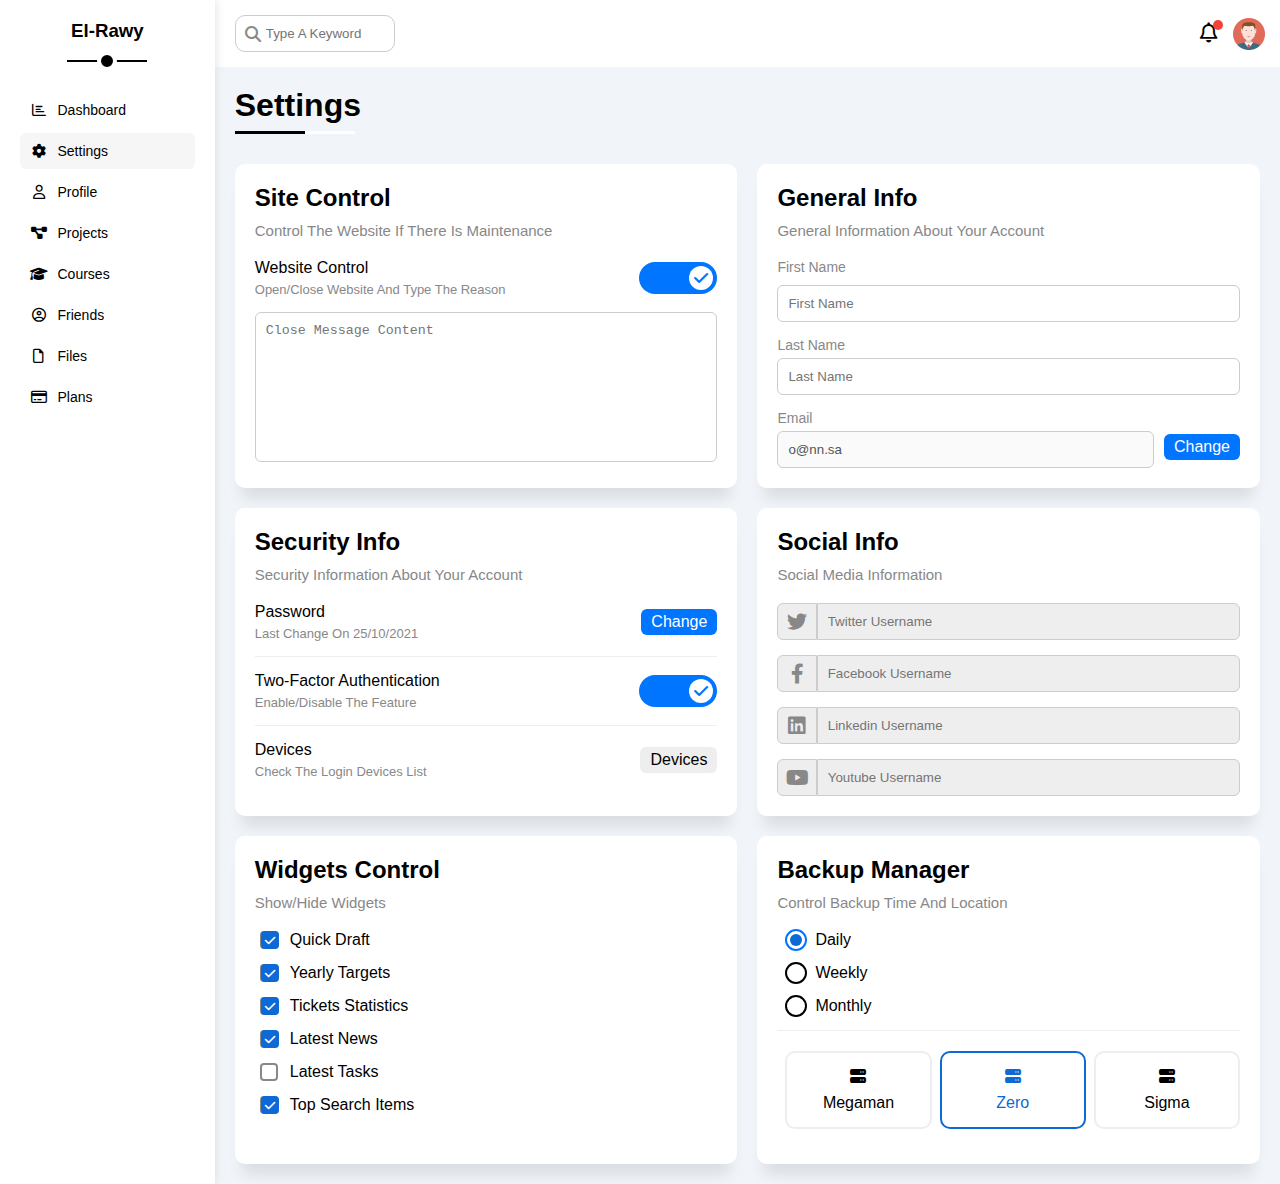
<file: settings.html>
<!DOCTYPE html>
<html lang="en">
  <head>
    <meta charset="UTF-8" />
    <meta http-equiv="X-UA-Compatible" content="IE=edge" />
    <meta name="viewport" content="width=device-width, initial-scale=1.0" />
    <title>Settings</title>
    <link rel="stylesheet" href="css/all.min.css" />
    <link rel="stylesheet" href="css/framework.css" />
    <link rel="stylesheet" href="css/master.css" />
  </head>
  <body>
    <div class="page d-flex">
      <div class="sidebar bg-white p-20 p-relative">
        <h3 class="p-relative txt-c mt-0">El-Rawy</h3>
        <ul>
          <li>
            <a
              class="d-flex align-center fs-14 c-black rad-6 p-10"
              href="index.html"
            >
              <i class="fa-regular fa-chart-bar fa-fw"></i>
              <span>Dashboard</span>
            </a>
          </li>
          <li>
            <a
              class="active d-flex align-center fs-14 c-black rad-6 p-10"
              href="settings.html"
            >
              <i class="fa-solid fa-gear fa-fw"></i>
              <span>Settings</span>
            </a>
          </li>
          <li>
            <a
              class="d-flex align-center fs-14 c-black rad-6 p-10"
              href="profile.html"
            >
              <i class="fa-regular fa-user fa-fw"></i>
              <span>Profile</span>
            </a>
          </li>
          <li>
            <a
              class="d-flex align-center fs-14 c-black rad-6 p-10"
              href="projects.html"
            >
              <i class="fa-solid fa-diagram-project fa-fw"></i>
              <span>Projects</span>
            </a>
          </li>
          <li>
            <a
              class="d-flex align-center fs-14 c-black rad-6 p-10"
              href="courses.html"
            >
              <i class="fa-solid fa-graduation-cap fa-fw"></i>
              <span>Courses</span>
            </a>
          </li>
          <li>
            <a
              class="d-flex align-center fs-14 c-black rad-6 p-10"
              href="friends.html"
            >
              <i class="fa-regular fa-circle-user fa-fw"></i>
              <span>Friends</span>
            </a>
          </li>
          <li>
            <a
              class="d-flex align-center fs-14 c-black rad-6 p-10"
              href="files.html"
            >
              <i class="fa-regular fa-file fa-fw"></i>
              <span>Files</span>
            </a>
          </li>
          <li>
            <a
              class="d-flex align-center fs-14 c-black rad-6 p-10"
              href="plans.html"
            >
              <i class="fa-regular fa-credit-card fa-fw"></i>
              <span>Plans</span>
            </a>
          </li>
        </ul>
      </div>
      <div class="content w-full">
        <!-- Start Head -->
        <div class="head bg-white p-15 between-flex">
          <div class="search p-relative">
            <input class="p-10" type="search" placeholder="Type A Keyword" />
          </div>
          <div class="icons d-flex align-center">
            <span class="notification p-relative">
              <i class="fa-regular fa-bell fa-lg"></i>
            </span>
            <img src="imgs/avatar.png" alt="" />
          </div>
        </div>
        <!-- End Head -->
        <h1 class="p-relative">Settings</h1>
        <div class="settings-page m-20 d-grid gap-20">
          <!-- Start Settings Box -->
          <div class="p-20 bg-white rad-10">
            <h2 class="mt-0 mb-10">Site Control</h2>
            <p class="mt-0 mb-20 c-grey fs-15">
              Control The Website If There Is Maintenance
            </p>
            <div class="mb-15 between-flex">
              <div>
                <span>Website Control</span>
                <p class="c-grey mt-5 mb-0 fs-13">
                  Open/Close Website And Type The Reason
                </p>
              </div>
              <div>
                <label>
                  <input class="toggle-checkbox" type="checkbox" checked />
                  <div class="toggle-switch"></div>
                </label>
              </div>
            </div>
            <textarea
              class="close-message p-10 rad-6 d-block w-full"
              placeholder="Close Message Content"
            ></textarea>
          </div>
          <!-- End Settings Box -->
          <!-- Start Settings Box -->
          <div class="p-20 bg-white rad-10">
            <h2 class="mt-0 mb-10">General Info</h2>
            <p class="mt-0 mb-20 c-grey fs-15">
              General Information About Your Account
            </p>
            <div class="mb-15">
              <label class="fs-14 c-grey d-block mb-10" for="first"
                >First Name</label
              >
              <input
                class="b-none border-ccc p-10 rad-6 d-block w-full"
                type="text"
                id="first"
                placeholder="First Name"
              />
            </div>
            <div class="mb-15">
              <label class="fs-14 c-grey d-block mb-5" for="last"
                >Last Name</label
              >
              <input
                class="b-none border-ccc p-10 rad-6 d-block w-full"
                id="last"
                type="text"
                placeholder="Last Name"
              />
            </div>
            <div class="between-flex">
              <div class="grow-1 mr-10">
                <label class="fs-14 c-grey d-block mb-5" for="email"
                  >Email</label
                >
                <input
                  class="email b-none border-ccc p-10 rad-6 w-full mr-10"
                  id="email"
                  type="email"
                  value="o@nn.sa"
                  disabled
                />
              </div>
              <a class="c-white btn-shape bg-blue mt-15 d-block w-fit" href="#"
                >Change</a
              >
            </div>
          </div>
          <!-- End Settings Box -->
          <!-- Start Settings Box -->
          <div class="p-20 bg-white rad-10">
            <h2 class="mt-0 mb-10">Security Info</h2>
            <p class="mt-0 mb-20 c-grey fs-15">
              Security Information About Your Account
            </p>
            <div class="sec-box mb-15 between-flex">
              <div>
                <span>Password</span>
                <p class="c-grey mt-5 mb-0 fs-13">Last Change On 25/10/2021</p>
              </div>
              <a class="button bg-blue c-white btn-shape" href="#">Change</a>
            </div>
            <div class="sec-box mb-15 between-flex">
              <div>
                <span>Two-Factor Authentication</span>
                <p class="c-grey mt-5 mb-0 fs-13">Enable/Disable The Feature</p>
              </div>
              <label>
                <input class="toggle-checkbox" type="checkbox" checked />
                <div class="toggle-switch"></div>
              </label>
            </div>
            <div class="sec-box between-flex">
              <div>
                <span>Devices</span>
                <p class="c-grey mt-5 mb-0 fs-13">
                  Check The Login Devices List
                </p>
              </div>
              <a class="bg-eee c-black btn-shape" href="#">Devices</a>
            </div>
          </div>
          <!-- End Settings Box -->
          <!-- Start Settings Box -->
          <div class="social-boxes p-20 bg-white rad-10">
            <h2 class="mt-0 mb-10">Social Info</h2>
            <p class="mt-0 mb-20 c-grey fs-15">Social Media Information</p>
            <div class="d-flex align-center mb-15">
              <i class="fa-brands fa-twitter center-flex c-grey"></i>
              <input
                class="w-full bg-eee p-10"
                type="text"
                placeholder="Twitter Username"
              />
            </div>
            <div class="d-flex align-center mb-15">
              <i class="fa-brands fa-facebook-f center-flex c-grey"></i>
              <input
                class="w-full bg-eee p-10"
                type="text"
                placeholder="Facebook Username"
              />
            </div>
            <div class="d-flex align-center mb-15">
              <i class="fa-brands fa-linkedin center-flex c-grey"></i>
              <input
                class="w-full bg-eee p-10"
                type="text"
                placeholder="Linkedin Username"
              />
            </div>
            <div class="d-flex align-center">
              <i class="fa-brands fa-youtube center-flex c-grey"></i>
              <input
                class="w-full bg-eee p-10"
                type="text"
                placeholder="Youtube Username"
              />
            </div>
          </div>
          <!-- End Settings Box -->
          <!-- Start Settings Box -->
          <div class="widgets-control p-20 bg-white rad-10">
            <h2 class="mt-0 mb-10">Widgets Control</h2>
            <p class="mt-0 mb-20 c-grey fs-15">Show/Hide Widgets</p>
            <div class="control d-flex align-center mb-15">
              <input type="checkbox" id="one" checked />
              <label for="one" class="ml-5">Quick Draft</label>
            </div>
            <div class="control d-flex align-center mb-15">
              <input type="checkbox" id="two" checked />
              <label for="two" class="ml-5">Yearly Targets</label>
            </div>
            <div class="control d-flex align-center mb-15">
              <input type="checkbox" id="three" checked />
              <label for="three" class="ml-5">Tickets Statistics</label>
            </div>
            <div class="control d-flex align-center mb-15">
              <input type="checkbox" id="four" checked />
              <label for="four" class="ml-5">Latest News</label>
            </div>
            <div class="control d-flex align-center mb-15">
              <input type="checkbox" id="five" />
              <label for="five" class="ml-5">Latest Tasks</label>
            </div>
            <div class="control d-flex align-center mb-15">
              <input type="checkbox" id="six" checked />
              <label for="six" class="ml-5">Top Search Items</label>
            </div>
          </div>
          <!-- End Settings Box -->
          <!-- Start Settings Box -->
          <div class="backup-control p-20 bg-white rad-10">
            <h2 class="mt-0 mb-10">Backup Manager</h2>
            <p class="mt-0 mb-20 c-grey fs-15">
              Control Backup Time And Location
            </p>
            <div class="date d-flex align-center mb-15">
              <input type="radio" name="time" id="daily" checked />
              <label for="daily">Daily</label>
            </div>
            <div class="date d-flex align-center mb-15">
              <input type="radio" name="time" id="weekly" />
              <label for="weekly">Weekly</label>
            </div>
            <div class="date d-flex align-center mb-15">
              <input type="radio" name="time" id="monthly" />
              <label for="monthly">Monthly</label>
            </div>
            <div class="servers d-flex align-center txt-c">
              <input type="radio" name="servers" id="server-one" />
              <div class="server mb-15 rad-10 w-full">
                <label class="d-block m-15" for="server-one">
                  <i class="fa-solid fa-server d-block mb-10"></i>
                  Megaman
                </label>
              </div>
              <input type="radio" name="servers" id="server-two" checked />
              <div class="server mb-15 rad-10 w-full">
                <label class="d-block m-15" for="server-two">
                  <i class="fa-solid fa-server d-block mb-10"></i>
                  Zero
                </label>
              </div>
              <input type="radio" name="servers" id="server-three" />
              <div class="server mb-15 rad-10 w-full">
                <label class="d-block m-15" for="server-three">
                  <i class="fa-solid fa-server d-block mb-10"></i>
                  Sigma
                </label>
              </div>
            </div>
          </div>
          <!-- End Settings Box -->
        </div>
      </div>
    </div>
  </body>
</html>
</file>
<file: css/framework.css>
:root {
  --blue-color: #0075ff;
  --blue-alt-color: #0d69d5;
  --orange-color: #f59e0b;
  --green-color: #22c55e;
  --red-color: #f44336;
  --grey-color: #888;
  --main-transition: all 0.3s ease;
}
/* Start Box */
.d-block {
  display: block;
}
.d-flex {
  display: flex;
}
.f-wrap {
  flex-wrap: wrap;
}
.grow-1 {
  flex: 1;
}
.align-center {
  align-items: center;
}
.space-between {
  justify-content: space-between;
}
.d-grid {
  display: grid;
}
.gap-20 {
  gap: 20px;
}
@media (width < 768px) {
  .block-mobile {
    display: block;
  }
  .hide-mobile {
    display: none;
  }
  .txt-c-mobile {
    text-align: center;
  }
}
/* End Box */
/* Start Width + Height */
.w-fit {
  width: fit-content;
}
.w-full {
  width: 100%;
}
.h-full {
  height: 100%;
}
/* End Width + Height */
/* Start Padding and margin and radius */
.p-10 {
  padding: 10px;
}
.p-15 {
  padding: 15px;
}
.p-20{
  padding: 20px;
}
.pt-10{
  padding-top: 10px;
}
.pt-15{
  padding-top: 15px;
}
.pb-15{
  padding-bottom: 15px;
}
.pb-10{
  padding-bottom: 10px;
}
.pl-15 {
  padding-left: 15px;
}
.m-0 {
  margin: 0;
}
.m-15{
  margin: 15px;
}
.m-20{
  margin: 20px;
}
.mt-0 {
  margin-top: 0;
}
.mt-5 {
  margin-top: 5px;
}
.mt-10 {
  margin-top: 10px;
}
.mt-15 {
  margin-top: 15px;
}
.mt-20 {
  margin-top: 20px;
}
.mt-25 {
  margin-top: 25px;
}
.mr-10 {
  margin-right: 10px;
}
.mr-15 {
  margin-right: 15px;
}
.mb-0 {
  margin-bottom: 0px;
} 
.mb-5 {
  margin-bottom: 5px;
} 
.mb-10 {
  margin-bottom: 10px;
}
.mb-15 {
  margin-bottom: 15px;
}
.mb-20 {
  margin-bottom: 20px;
}
.ml-5 {
  margin-left: 5px;
}
.ml-10 {
  margin-left: 10px;
}
.rad-6 {
  border-radius: 6px;
}
.rad-10 {
  border-radius: 10px;
}
.rad-half {
  border-radius: 50%;
}
.b-none {
  border: none;
}
.border-ccc {
  border: 1px solid #ccc;
}
/* End Padding and margin and radius */
/* Start Color */
.bg-white{
  background-color: white;
}
.bg-eee {
  background-color: #eee;
}
.bg-blue {
  background-color: var(--blue-color);
}
.bg-orange {
  background-color: var(--orange-color);
}
.bg-green {
  background-color: var(--green-color);
}
.bg-red {
  background-color: var(--red-color);
}
.c-black {
  color: black;
}
.c-white {
  color: white;
}
.c-blue {
  color: var(--blue-color);
}
.c-grey {
  color: var(--grey-color);
}
.c-green {
  color: var(--green-color);
}
.c-orange {
  color: var(--orange-color);
}
.c-red {
  color: var(--red-color);
}
/* End Color */
/* strat position */
.p-relative{
  position: relative;
}
/* End position */
/* Strat Font */
.txt-c {
  text-align: center;
}
@media (width < 768px) {
  .txt-c-mobile {
    text-align: center;
  }
}
.fs-13{
  font-size: 13px;
}
.fs-14{
  font-size: 14px;
}
.fs-15{
  font-size: 15px;
}
.fs-25 {
  font-size: 25px;
}
.fw-bold {
  font-weight: bold;
}
/* End Font */
/* Start Components */
.between-flex {
  display: flex;
  align-items: center;
  justify-content: space-between;
}
.btn-shape {
  padding: 4px 10px;
  border-radius: 6px;
}
.center-flex {
  display: flex;
  align-items: center;
  justify-content: center;
}
.border-eee {
  border: 1px solid #eee;
}
/* End Components */
</file>
<file: css/master.css>
:root {
  --blue-color: #0075ff;
  --blue-alt-color: #0d69d5;
  --orange-color: #f59f0a;
  --green-color: #22c55e;
  --red-color: #f44336;
  --grey-color: #888;
  --main-transition: all 0.3s ease;
  --main-border: 1px solid #eee ;
}
@import url('https://fonts.googleapis.com/css2?family=Open+Sans:ital,wght@0,300..800;1,300..800&display=swap');
* {
  -webkit-box-sizing: border-box;

  box-sizing: border-box;
}
*:focus {
  outline: none;
}
body {
  font-family: "Open Sans", sans-serif;
  margin: 0;
}
a {
  text-decoration: none;
}
.page {
  min-height: 100vh;
  background-color: #f1f5f9;
}
ul {
  padding: 0;
  list-style: none;
}
::-webkit-scrollbar {
  width: 15px;

}
::-webkit-scrollbar-track {
  background-color: white;
}
::-webkit-scrollbar-thumb {
  background-color: var(--blue-color);
}
::-webkit-scrollbar-thumb:hover {
  background-color: var(--blue-alt-color);
}
/* Start Sidebar */
.sidebar {
  width: 250px;
  box-shadow: 0 0 10px #DDD;
}
.sidebar > h3{
  margin-bottom: 50px;
}
.sidebar > h3::before,
.sidebar > h3::after {
  content: "";
  position: absolute;
  background-color: black;
  transform: translatex(-50%);
  left: 50%;
}
.sidebar > h3::before{
  height: 2px;
  bottom: -20px;
  width: 80px;
}
.sidebar > h3::after{
  width: 12px;
  height: 12px;
  border-radius: 50%;
  border: 4px solid white;
  bottom: -29px;
}
.sidebar ul li a{
  transition: var(--main-transition);
  margin-bottom: 5px;
}
.sidebar ul li a.active,
.sidebar ul li a:hover {
  background-color: #f6f6f6;
}
.sidebar ul li a span {
  font-size: 14px;
  margin-left: 10px;
}
@media (max-width: 768px ) {
  .sidebar {
    width: 62px;
    padding: 10px;
  }
  .sidebar > h3 {
    font-size: 10px ;
    font-weight: bold;
    margin-bottom: 15px;
  }
  .sidebar > h3::before,
  .sidebar > h3::after {
  display: none;
  }
  .sidebar ul li a span {
    display: none;
  }
}
/* End Sidebar */
/* Strat Content */
.content {
  overflow: hidden;
}
.head .search::before {
  font-family: var(--fa-style-family-classic);
  content: "\f002";
  font-weight: 900;
  position: absolute;
  top: 50%;
  left: 15px;
  font-size: 13pxs;
  transform: translateY(-50%);
  color: var(--grey-color);
}
.head .search input {
  border: 1px solid #ccc;
  padding-left: 30px ;
  border-radius: 10px;
  margin-left: 5px;
  width: 160px;
  transition: width 0.3s;
}
.head .search input:focus {
  width: 200px;
}
.head .search input:focus::placeholder {
  opacity: 0;
}
.head .icons .notification::before {
  content: "";
  position: absolute;
  height: 10px;
  width: 10px;
  background-color: var(--red-color);
  border-radius: 50%;
  right: -5px;
  top: -5px;
}
.head .icons img {
  width: 32px;
  height: 32px;
  margin-left: 15px;
}
.page h1 {
  margin: 20px 20px 40px;
}
.page h1::before,
.page h1::after {
  content: "";
  height: 3px;
  position: absolute;
  bottom: -10px;
  left: 0;
}
.page h1::before {
  width: 120px;
  background-color: white;
}
.page h1::after {
  background-color: black;
  width: 70px;
}
.wrapper {
  grid-template-columns: repeat(auto-fill , minmax(450px , 1fr));
  margin: 0 20px 0 ;
}
.wrapper > div {
  box-shadow: 0px 17px 15px -7px rgba(0,0,0,0.1);
}
@media (width < 768px) {
  .wrapper {
    grid-template-columns: minmax(200px , 1fr);
    margin: 0 10px 0 ;
    gap: 10px;
  }
}
/* End Content */
/* start Welcome  */
.welcome {
  overflow: hidden;
}
.welcome .intro img {
  width: 170px;
  margin-bottom: -10px;
}
.welcome .avatar {
  width: 64px;
  height: 64px;
  border: 3px solid white;
  padding: 2px;
  box-shadow: 0 0 5px #DDD;
  margin-left: 20px ;
  margin-top: -32px ;
  border-radius: 50%;
}
.welcome .body {
  border-top: var(--main-border);
  border-bottom:  var(--main-border);
}
.welcome .visit {
  margin: 0 15px 15px auto;
  transition: all 0.3s ease;
}
.welcome .visit:hover {
  background-color: var(--blue-alt-color)
}
@media (width < 768px ) {
  .welcome .intro {
    padding-bottom: 30px;
  }
  .welcome .avatar {
    margin-left: 0;
  }
  .welcome .body >div:not(:last-child) {
    margin-bottom: 20px;
  }
}
/* End Welcome  */
/* Start Quick Draft widget */
.quick-draft textarea {
  resize: none;
  min-height: 180px;
}
.quick-draft .save {
  margin-left: auto;
  transition: all 0.3s;
  cursor: pointer;
}
.quick-draft .save:hover {
  background-color: var(--blue-alt-color);
}
/* End Quick Draft widget */
/* Start Targets*/
.targets .tragets-row .icon {
  width: 80px;
  height: 80px;
  margin-right: 15px;
}
.targets .details {
  flex: 1;
}
.targets .details .progress {
  height: 4px;
}
.targets .details .progress > span {
  position: absolute;
  left: 0;
  top: 0;
  height: 100%;
} 
.targets .details .progress > span span {
  position: absolute;
  bottom: 16px;
  right: 0;
  right: -16px;
  color: white;
  padding: 2px 5px;
  border-radius: 6px;
  font-size: 13px;
}
.targets .details .progress > span span::after {
  content: "";
  position: absolute;
  border-width: 10px;
  border-style: solid;
  border-color: transparent;
  left: 50%;
  transform: translateX(-50%);
  top: 18px;
}
.targets .details .progress > .blue span::after{
  border-top-color: var(--blue-color);
}
.targets .details .progress > .orange span::after{
  border-top-color: var(--orange-color);
}
.targets .details .progress > .green span::after{
  border-top-color: var(--green-color);
}
.blue .icon,
.blue .progress {
  background-color: rgb(0, 117, 255 , 0.2);
}
.orange .icon,
.orange .progress {
  background-color: rgba(245, 159, 10, 0.2);
}
.green .icon,
.green .progress {
  background-color: rgba(34, 197, 94, 0.2);
}
/* End Targets*/
/* Start Ticket */
.tickets .box {
  border: 1px solid #ddd;
  width: calc(50% - 10px);
}
@media (width < 768px) {
  .tickets .box {
    width: 100%;
  }
}
/* End Ticket */
/* Start News */
.latest-news .news-row:not(:last-of-type) {
  margin-bottom: 20px;
  padding-bottom: 20px;
  border-bottom:  var(--main-border);
}
.latest-news .news-row img {
  width: 100px;
  border-radius: 6px;
  margin-right: 15px;
  margin-left: 15px;
}
.latest-news .info {
  flex-grow: 1;
}
.latest-news .info h3 {
  margin: 0 0 6px;
  font-size: 16px;
}

@media (width < 768px ) {
  .latest-news .news-row {
    display: block;
  }
  .latest-news .label {
    margin: 10px auto;
    width: fit-content;
  }
}
/* End News */
/* Start Tasks */
.tasks .task-row:not(:last-of-type) { 
  margin-bottom: 15px;
  padding-bottom: 15px;
  border-bottom: var(--main-border);
}
.tasks .info{
  flex: 1;
}
.tasks .done {
  opacity: 0.3;
}
.tasks .done h3 {
  text-decoration: line-through;
}
.tasks .done p {
  text-decoration: line-through;
}
.tasks .delete {
  cursor: pointer;
  transition: var(--main-transition);
}
.tasks .delete:hover {
  color: var(--blue-alt-color);
}
/* End Tasks */
/* Start Latest uploads */
.latest-uploads ul li:not(:last-child) {
  border-bottom: var(--main-border);
}
.latest-uploads ul li img {
  width: 40px;
  height: 40px;
}
/* End Latest uploads */
/* Strat Last Project */
.last-project {
  height: 350px;
}
.last-project ul::before{
  content: "";
  position: absolute;
  left: 11px;
  width: 2px;
  height: 100%;
  background-color: var(--blue-color);
}
.last-project ul li::before{
  content: "";
  width: 20px;
  height: 20px;
  display: block;
  border-radius: 50%;
  background-color: white;
  z-index: 1;
  border: 2px solid white;
  outline: 2px solid var(--blue-color);
  margin-right: 15px;
}
.last-project ul li.done::before {
  background-color: var(--blue-alt-color);
}
.last-project ul li.current::before {
  animation: change-color 0.8s infinite alternate;
}
.last-project .launch-icon {
  position: absolute;
  width: 160px;
  right: 0;
  bottom: 0;
  opacity: 0.3;
}
/* End Last Project */
/* Start Reminders */
.reminders ul li .key {
  width: 15px;
  height: 15px;
}
.reminders ul li > .blue {
  border-left: 2px solid var(--blue-color);
}
.reminders ul li > .green {
  border-left: 2px solid var(--green-color);
}
.reminders ul li > .orange {
  border-left: 2px solid var(--orange-color);
}
.reminders ul li > .red {
  border-left: 2px solid var(--red-color);
}
/* End Reminders */
/* Strat Latest post */
.latest-post .top img {
  width: 48px;
  height: 48px;
}
.latest-post .post-content {
  text-transform: capitalize;
  line-height: 1.8;
  border: 2px solid #eee;
  border-radius: 10px;
  padding: 10px;
  min-height: 140px;
}
/* End Latest post */
/* Start  Social media */
.social-media .box {
  padding-left: 70px;
}
.social-media .box i {
  position: absolute;
  left: 0;
  top: 0;
  width: 52px;
  transition: 0.3s ;
}
.social-media .box i:hover {
  transform: rotate(-5deg);
}
.social-media .twitter {
  color: #1da1f2;
  background-color: rgb(28, 160, 242 , 0.2);
}
.social-media .twitter i , 
.social-media .twitter a {
  background-color: #1da1f2;
}
.social-media .facebook {
  color: #1da1f2;
  background-color: rgb(28, 160, 242 , 0.2);
}
.social-media .facebook i , 
.social-media .facebook a {
  background-color: #1877f2;
}
.social-media .youtube {
  color: #ff0000;
  background-color: rgb(255, 0, 0 , 0.2);
 
}
.social-media .youtube i , 
.social-media .youtube a {
  background-color: #ff0000;
}
.social-media .linkedin {
  color: #0077b5;
  background-color: rgb(0, 119, 181 , 0.2);
}
.social-media .linkedin i , 
.social-media .linkedin a {
  background-color: #1da1f2;
}
/* End  Social media */
/* Start Projects Table */
.projects .responsive-table {
  overflow-x: auto;
}
.projects table {
  min-width: 1000px;
  border-spacing: 0;
}
.projects table td {
  padding: 15px;
}
.projects thead td {
  background-color: #eee;
  font-weight: bold;
}
.projects tbody td {
  border-bottom: var(--main-border);
  border-left: var(--main-border);
}
.projects table tbody tr td:last-child {
  border-right: 1px solid #eee;
}
.projects table tbody tr td:hover {
    background-color: #Faf7f7;
}
.projects table img {
  width: 32px;
  height: 32px;
  border-radius: 50%;
  padding: 2px;
  background-color: white;
}
.projects table img:not(:first-child){
  margin-left: -20px;
}
.projects .label {
  font-size: 13px;
}
/* End Projects Table */
/* Start Settings */
.settings-page {
  grid-template-columns: repeat(auto-fill , minmax(500px , 1fr));
}
@media (width < 768px) {
  .settings-page {
    grid-template-columns: minmax(100px , 1fr);
    margin-right: 10px;
    margin-left: 10px;
    gap: 10px;
  }
}
.settings-page .close-message {
  border: 1px solid #ccc;
  resize: none;
  min-height: 150px;
}
.settings-page .between-flex a {
  transition: var(--main-transition);
}
.settings-page .between-flex a:hover {
  background-color: var(--blue-alt-color);
}
.sec-box .button {
  transition: var(--main-transition);
}
.sec-box .button:hover {
  background-color: var(--blue-alt-color);
}
.sec-box {
  padding-bottom: 15px;
}
.sec-box:not(:last-child) {
  border-bottom: var(--main-border);
}
.social-boxes div i {
  border: 1px solid #ccc;
  background-color: #eee;
  width: 43px;
  height: 37px;
  font-size: 20px;
  border-top-left-radius: 6px;
  border-bottom-left-radius: 6px;
  transition: var(--main-transition);
}
.social-boxes div input {
  border: 1px solid #ccc;
  border-top-right-radius: 6px;
  border-bottom-right-radius: 6px;
}
.social-boxes div input:focus {
  border: 1px solid #ccc;
  color: var(--grey-color);
}
.social-boxes div:focus-within i {
  color: black;
}
.toggle-checkbox {
  -webkit-appearance: none;
  appearance: none;
  display: none;
}
.toggle-switch {
  width: 78px;
  height: 32px;
  background-color: #ccc ;
  border-radius: 16px;
  position: relative;
  transition: var(--main-transition);
  cursor: pointer;
}
.toggle-switch::before {
  font-family: var(--fa-style-family-classic);
  content: "\f00d";
  font-weight: 900;
  background-color: white;
  height: 24px;
  width: 24px;
  position: absolute;
  border-radius: 50%;
  top: 4px;
  left: 4px;
  display: flex;
  justify-content: center;
  align-items: center;
  transition: var(--main-transition);
}
.toggle-checkbox:checked + .toggle-switch{
  background-color: var(--blue-color);
}
.toggle-checkbox:checked + .toggle-switch::before {
  left: 50px;
  color: var(--blue-color);
  content: "\f00c";
  transform: rotate(1turn);
}
.widgets-control .control label {
  padding-left: 30px;
  cursor: pointer;
  position: relative;
}
.widgets-control .control label::before {
  content: "";
  position: absolute;
  left: 0;
  top: 50%;
  margin-top: -9px;
  width: 14px;
  height: 14px;
  border-radius: 4px;
  border: 2px solid var(--grey-color);
}
.widgets-control .control label::after {
  font-family: var(--fa-style-family-classic);
  content: "\f00c";
  font-weight: 900;
  font-size: 12px;
  width: 18px;
  height: 18px;
  display: flex;
  align-items: center;
  justify-content: center;
  position: absolute;
  left: 1px;
  top: 50%;
  margin-top: -9px;
  background-color: var(--blue-alt-color);
  color: white;
  border-radius: 4px;
  transform: scalex(0);
  transition: var(--main-transition);
}
.widgets-control .control input[type="checkbox"] {
  -webkit-appearance: none;
  appearance: none;
  display: none;
}
.widgets-control .control input[type="checkbox"]:checked + label::after {
  transform: scale(1);
}
.settings-page .backup-control input[type="radio"] {
  -webkit-appearance: none;
  appearance: none;
  /* display: none; */
}
.settings-page > div {
  box-shadow: 0px 17px 15px -7px rgba(0,0,0,0.1);
}
.settings-page  .backup-control .date label {
  padding-left: 30px;
  cursor: pointer;
  position: relative;
}
.settings-page  .backup-control .date label::before {
  content: "";
  position: absolute;
  top: 50%;
  left: 0;
  margin-top: -11px;
  height: 18px;
  width: 18px;
  border-radius: 50%;
  border: 2px solid black ;
}
.backup-control .date label::after {
  content: "";
  position: absolute;
  width: 12px;
  height: 12px;
  top: 3px;
  left: 5px;
  border-radius: 50%;
  background-color: var(--blue-alt-color);
  transition: var(--main-transition);
  transform: scale(0);
}
.backup-control .date input[type="radio"]:checked + label::after {
  transform: scale(1);
}
.backup-control .date input[type="radio"]:checked + label::before {
  border-color: var(--blue-color);
}
.backup-control .servers  {
  padding-top: 20px;
  border-top: 1px solid #eee;
}
@media (width < 768px) {
  .backup-control .servers {
    flex-wrap: wrap;
  }
}
.backup-control .servers .server {
  border: 2px solid #eee;
  position: relative;
  transition: 0.3s;
}
.backup-control .servers .server label {
  cursor: pointer;
}
.backup-control .servers input[type="radio"]:checked + .server {
  color: var(--blue-alt-color);
  border-color: var(--blue-alt-color);
}
/* End Settings */
/* STrat Profile */
@media (width < 768px) {
  .profile-page .overview {
    flex-direction: column;
  }
}
.profile-page .overview {
  box-shadow: 0px 17px 15px -7px rgba(0,0,0,0.1);
}
.profile-page .overview .avatar-box {
  width: 300px;
}
@media (width > 768px) {
  .profile-page .overview .avatar-box {
    border-right: 1px solid #eee;
  }
}
.profile-page .overview .avatar-box img {
  height: 120px;
  width: 120px;
}
.profile-page .overview .avatar-box .level {
  height: 6px;
  overflow: hidden;
  margin: auto;
  width: 70%;
}
.profile-page .overview .avatar-box .level span {
  position: absolute;
  left: 0;
  top: 0;
  height: 100%;
  background-color: var(--blue-color);
}
.profile-page .info-box .box {
  flex-wrap: wrap;
  border-bottom: 1px solid #eee;
  transition: var(--main-transition);
} 
.profile-page .info-box .box:hover {
  background-color: #f9f9f9;
}
.profile-page .info-box .box > div {
  min-width: 250px;
  flex: 1;
}

.profile-page .info-box .box > div {
  padding: 10px 0 0;
} 
.profile-page .info-box h4 {
  font-weight: normal;
}
.profile-page .info-box .box label {
  display: flex;
  align-items: center;
  justify-content: center;
}
.profile-page .info-box .box label .toggle-switch {
      width: 68px;
    height: 24px;
    background-color: #ccc;
    border-radius: 16px;
    position: relative;
    transition: var(--main-transition);
    cursor: pointer;
}
.profile-page .info-box .box label .toggle-switch::before {
    font-family: var(--fa-style-family-classic);
    content: "\f00d";
    font-weight: 900;
    background-color: white;
    height: 18px;
    width: 18px;
    position: absolute;
    border-radius: 50%;
    top: 3px;
    left: 5px;
    display: flex;
    justify-content: center;
    align-items: center;
    transition: var(--main-transition);
}
.profile-page .info-box .box label .toggle-checkbox:checked + .toggle-switch::before {
  left: 45px;
  color: var(--blue-alt-color);
  content: "\f00c";
  transform: rotate(1turn);
}
.profile-page .info-box .box label .toggle-checkbox:checked + .toggle-switch {
  background-color: var(--blue-alt-color);
}
@media (width < 768px ) {
  .other-data {
    flex-direction: column;
    text-align: center;
  }
}
.other-data .skills-card {
  flex-grow: 1;
}
.other-data .skills-card ul li {
  min-width: 250px;
}
.other-data .skills-card ul li:not(:last-child) {
  border-bottom: 1px solid #eee;
  padding-bottom: 20px;
  margin-bottom: 20px;
  
}
.other-data .skills-card ul li span {
  padding: 4px 10px;
  border-radius: 6px;
  font-size: 14px;
  margin-right: 10px;
  background-color: #eee;
  cursor: pointer;
}
.activities  .activity img {
  width: 70px;
  height: 70px;
}
.activities {
  flex-grow: 2;
}
@media (width < 768px ) {
  .activities .activity {
    flex-direction: column;
    gap: 10px;
  }
}
.activities  .activity{
  padding: 10px;
  gap: 10px;
}
.activities  .activity:not(:last-child){
  border-bottom: 1px solid #eee;
}
@media (width > 768px) {
  .activities  .activity .date {
    text-align: right;
    margin-left: auto;
  }
}
/* End Profile */
/* Start Projects */
.projects-page {
  grid-template-columns: repeat(auto-fill , minmax(500px , 1fr));
}
@media (width < 768px) {
  .projects-page {
    grid-template-columns: repeat(auto-fill , minmax(200px , 1fr));
    gap: 10px;
    margin-right: 10px;
    margin-left: 10px;
  }
}
.projects-page .project {
  box-shadow: 0px 17px 15px -7px rgba(0,0,0,0.1);
}
.projects-page .project h4 {
  font-weight: normal;
}
.projects-page .project .date {
  position: absolute;
    right: 8px;
    top: 8px;
}
.projects-page .project  .team {
  position: relative;
  min-height: 80px;
}
.projects-page .project .team a {
  position: absolute;
  left: 0;
  bottom: 0;
  transition: var(--main-transition);
}
.projects-page .project .team a:nth-child(1):hover {
  z-index: 1000;
}
.projects-page .project .team a:nth-child(2) {
  left: 25px;
}
.projects-page .project .team a:nth-child(2):hover {
  z-index: 1000;
}
.projects-page .project .team a:nth-child(3) {
  left: 50px;
}
.projects-page .project .team a:nth-child(3):hover {
  z-index: 1000;
}
.projects-page .project .team a:nth-child(4) {
  left: 75px;
}
.projects-page .project .team a:nth-child(4):hover {
  z-index: 1000;
}
.projects-page .project .team a:nth-child(5) {
  left: 100px;
}
.projects-page .project .team a:nth-child(5):hover {
  z-index: 1000;
}
.projects-page .project  .team img {
  width: 40px;
  height: 40px;
  border: 2px solid white;
  border-radius: 50%;
}
.projects-page .project  .do {
  gap: 5px;
  margin-top: 15px;
  border-top: 1px solid #eee;
  border-bottom: 1px solid #eee;
  padding-top: 10px;
  padding-bottom: 10px;
  justify-content: flex-end;
  margin-bottom: 20px;
}
.projects-page .project  .do span {
  padding: 4px 10px;
  border-radius: 6px;
}
@media (width < 768px) {
  .projects-page .project  .do {
    flex-direction: column;
    justify-content: flex-start;
  }
  .projects-page .project  .do span {
    width: fit-content;
  }
}
.project .info .prog {
  height: 8px;
  width: 260px;
  position: relative;
  border-radius: 6px;
}
.project .info .prog span {
  height:100%;
  border-radius: 6px;
  position: absolute;
}
@media (width < 768px) {
  .project .info {
    flex-wrap: wrap;
    gap: 10px;
    flex-direction: column;
  }
}
/* End Projects */
/* Strat Courses */
.courses-page {
  grid-template-columns: repeat(auto-fill, minmax(300px , 1fr));
}
.courses-page > div {
  box-shadow: 0px 17px 15px -7px rgba(0,0,0,0.1);
  overflow: hidden;
}
@media (width < 768px) {
  .courses-page {
    margin-right: 10px;
    margin-left: 10px;
  }
}
.courses-page .course .cover {
  width: 100%;
}
.courses-page .course .instructor {
  position: absolute;
  width: 64px;
  height: 64px;
  border-radius: 50%;
  top: 20px;
  left: 20px;
  border: 2px solid white;
}
.courses-page .info {
  border-top: 1px solid #eee;
}
.courses-page .info .title {
  position: absolute;
  left: 50%;
  transform: translate(-50% ,0);
  top: -15px;
}
/* End Courses */
/* Start Friends */
.friends-page {
  grid-template-columns: repeat(auto-fill , minmax(300px , 1fr));
}
.friends-page > div {
  animation: shadow-pop-br 0.3s cubic-bezier(0.470, 0.000, 0.745, 0.715) both;
}
@media (width < 768px) {
  .friends-page {
    margin-right: 10px;
    margin-left: 20px;
    gap: 20px;
  }
}
.friend .contact i {
  padding: 10px;
  background-color: #ddd;
  border-radius: 50%;
  color: #666;
  cursor: pointer;
  transition: 0.3s
}
.friend .contact i:hover {
  color: white;
  background-color: var(--blue-alt-color);
}
.friend img {
  width: 100px;
  height: 100px;
}
.friend .icons {
  margin-top: 20px;
  margin-bottom: 20px;
  padding-bottom: 10px;
  padding-top: 10px;
  border-top: 1px solid #eee;
  border-bottom: 1px solid #eee;
}
.friend .icons .vip {
  position: absolute;
  top: 50%;
  transform: translateY(-50%);
  right: 0px;
  font-size:40px;
  opacity: 0.3;
}
/* End Friends */
/* Start File */
.files-page {
  flex-direction: row-reverse;
  align-items: flex-start;
}
@media (width < 768px) {
  .files-page {
    flex-direction: column;
    gap: 10px;
    align-items: stretch;
    margin-right: 10px;
    margin-left: 10pxs;
  }
}
.files-page .files-stats {
  min-width: 250px;
}
.files-page .files-stats .icon {
  width: 40px;
  height: 40px;
  margin-right: 10px;
}
.files-page .files-stats .blue {
  background-color: rgb(0 117 255 / 20%);
}
.files-page .files-stats .green {
  background-color: rgb(34 197 94 / 20%);
}
.files-page .files-stats .red {
  background-color: rgb(244 67 54 / 20%);
}
.files-page .files-stats .orange {
  background-color: rgb(245 158 11 / 20%);
}
.files-page .files-stats .info {
  margin-left: 5px;
}
.files-page .files-stats .upload {
  margin: 20px auto 0;
}
.files-page .files-content {
  flex: 1;
  grid-template-columns: repeat(auto-fill , minmax(250px , 1fr));
  gap: 20px;
}
.files-page .files-content .file .icon img {
  width: 64px;
  height: 64px;
  margin-top: 15px;
  margin-bottom: 15px;
  transition: var(--main-transition);
}
.files-page .files-content .file:hover .icon img {
  transform: rotate(8deg);
}
.files-page .files-content .file .info {
  border-top: 1px solid #eee;
}
/* End File */
/* Start plans */
.plans-page {
  grid-template-columns: repeat(auto-fill , minmax(450px , 1fr));
}
.plans-page > div {
  box-shadow: 0px 17px 15px -7px rgba(0,0,0,0.1);
}
@media (width < 768px) {
  .plans-page {
    grid-template-columns: minmax(250px, 1fr);
    margin-left: 10px;
    margin-right: 10px;
    gap: 10px;
  }
    
}
.plans-page .plan .top {
  border: 3px solid white;
  outline: 3px solid ;
}
.plans-page .green .top {
  outline-color: var(--green-color);
}
.plans-page .blue .top {
  outline-color: var(--blue-color);
}
.plans-page .orange .top {
  outline-color: var(--orange-color);
}
.plans-page .plan .price {
  position: relative;
  font-size: 40px;
  width: fit-content;
  margin: auto;
}
.plans-page .plan .price span {
  position: absolute;
  font-size: 24px;
  left: -15px;
  top: -4px;
}
.plans-page .plan ul li {
  border-bottom: 1px solid #eee;
  padding-bottom: 15px;
  padding-top: 15px;
  display: flex;
  align-items: center;
}
.plans-page .plan ul li i:not(.yes , .help) {
  color: var(--red-color);
  margin-right: 5px;
}
.plans-page .plan ul li .yes {
  color: var(--green-color);
  margin-right: 5px;
}
.plans-page .plan ul li .help {
  margin-left: auto;
  display: block;
  width: fit-content;
  color: var(--grey-color);
  cursor: pointer;
  transition: var(--main-transition);
}
.plans-page .plan ul li .help:hover {
  color: black;
}
/* End plans */
/* Strat Animation */
@keyframes change-color {
  from {
    background-color: var(--blue-color);
  }
  to {
    background-color: white;
  }
}
@keyframes shadow-pop-br {
  0% {
    box-shadow: 0 0 #3e3e3e, 0 0 #3e3e3e, 0 0 #3e3e3e, 0 0 #3e3e3e, 0 0 #3e3e3e, 0 0 #3e3e3e, 0 0 #3e3e3e, 0 0 #3e3e3e;
    transform: translateX(0) translateY(0);
  }
  100% {
    box-shadow: 1px 1px #3e3e3e, 2px 2px #3e3e3e, 3px 3px #3e3e3e, 4px 4px #3e3e3e, 5px 5px #3e3e3e, 6px 6px #3e3e3e, 7px 7px #3e3e3e, 8px 8px #3e3e3e;
    transform: translateX(-8px) translateY(-8px);
  }
}

/* End Animation */
</file>
